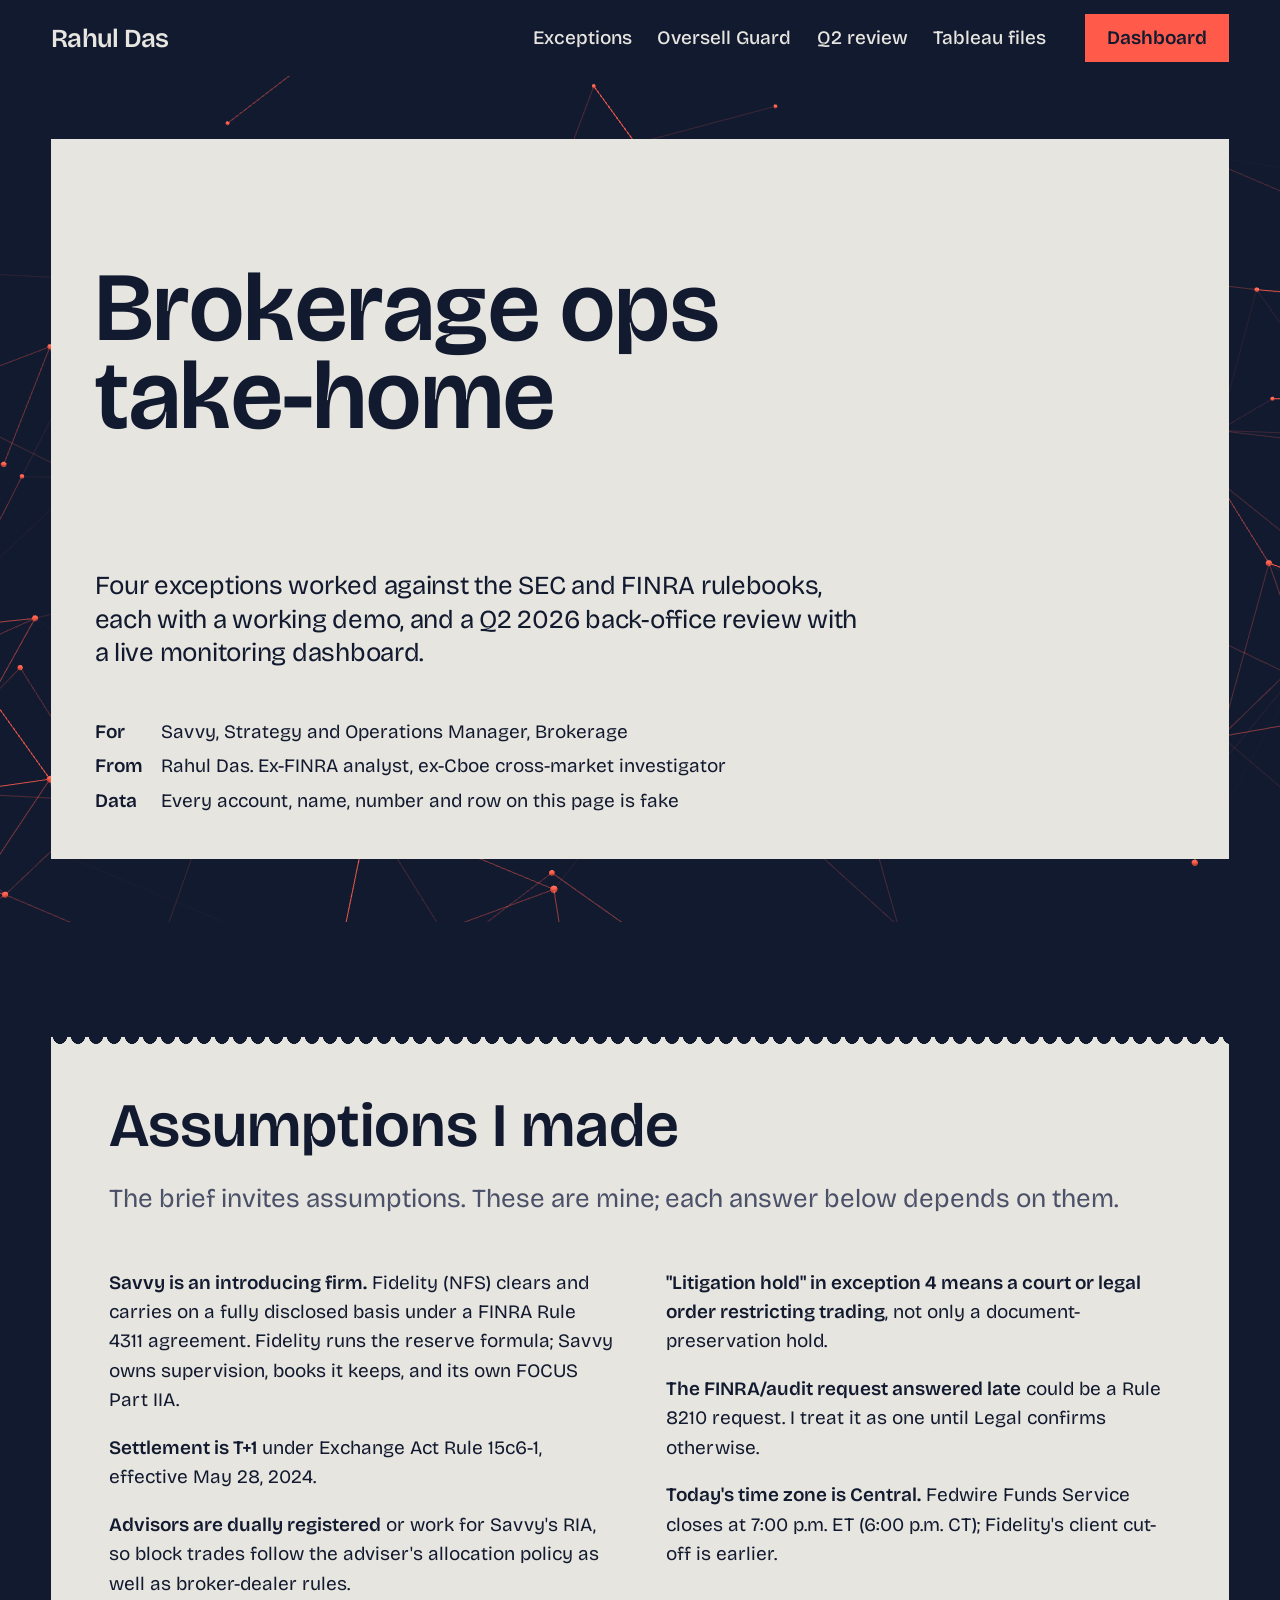
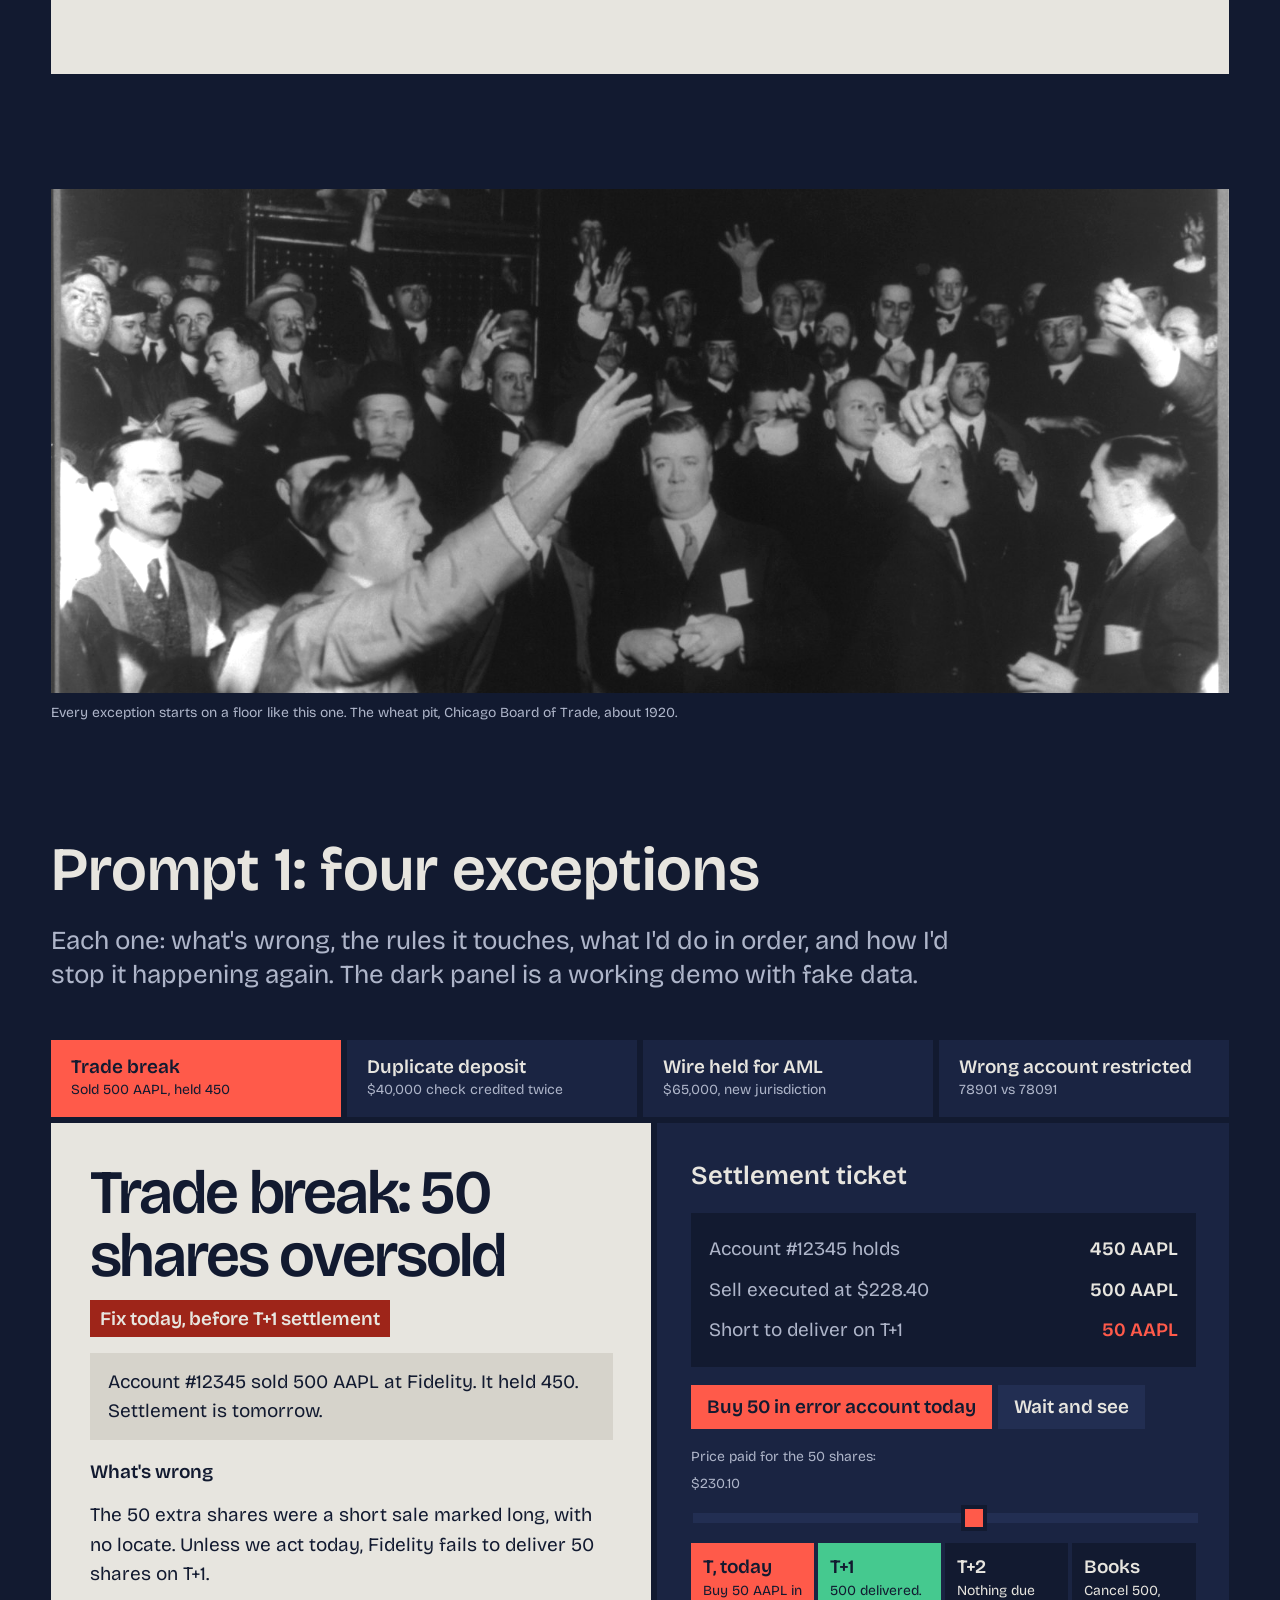
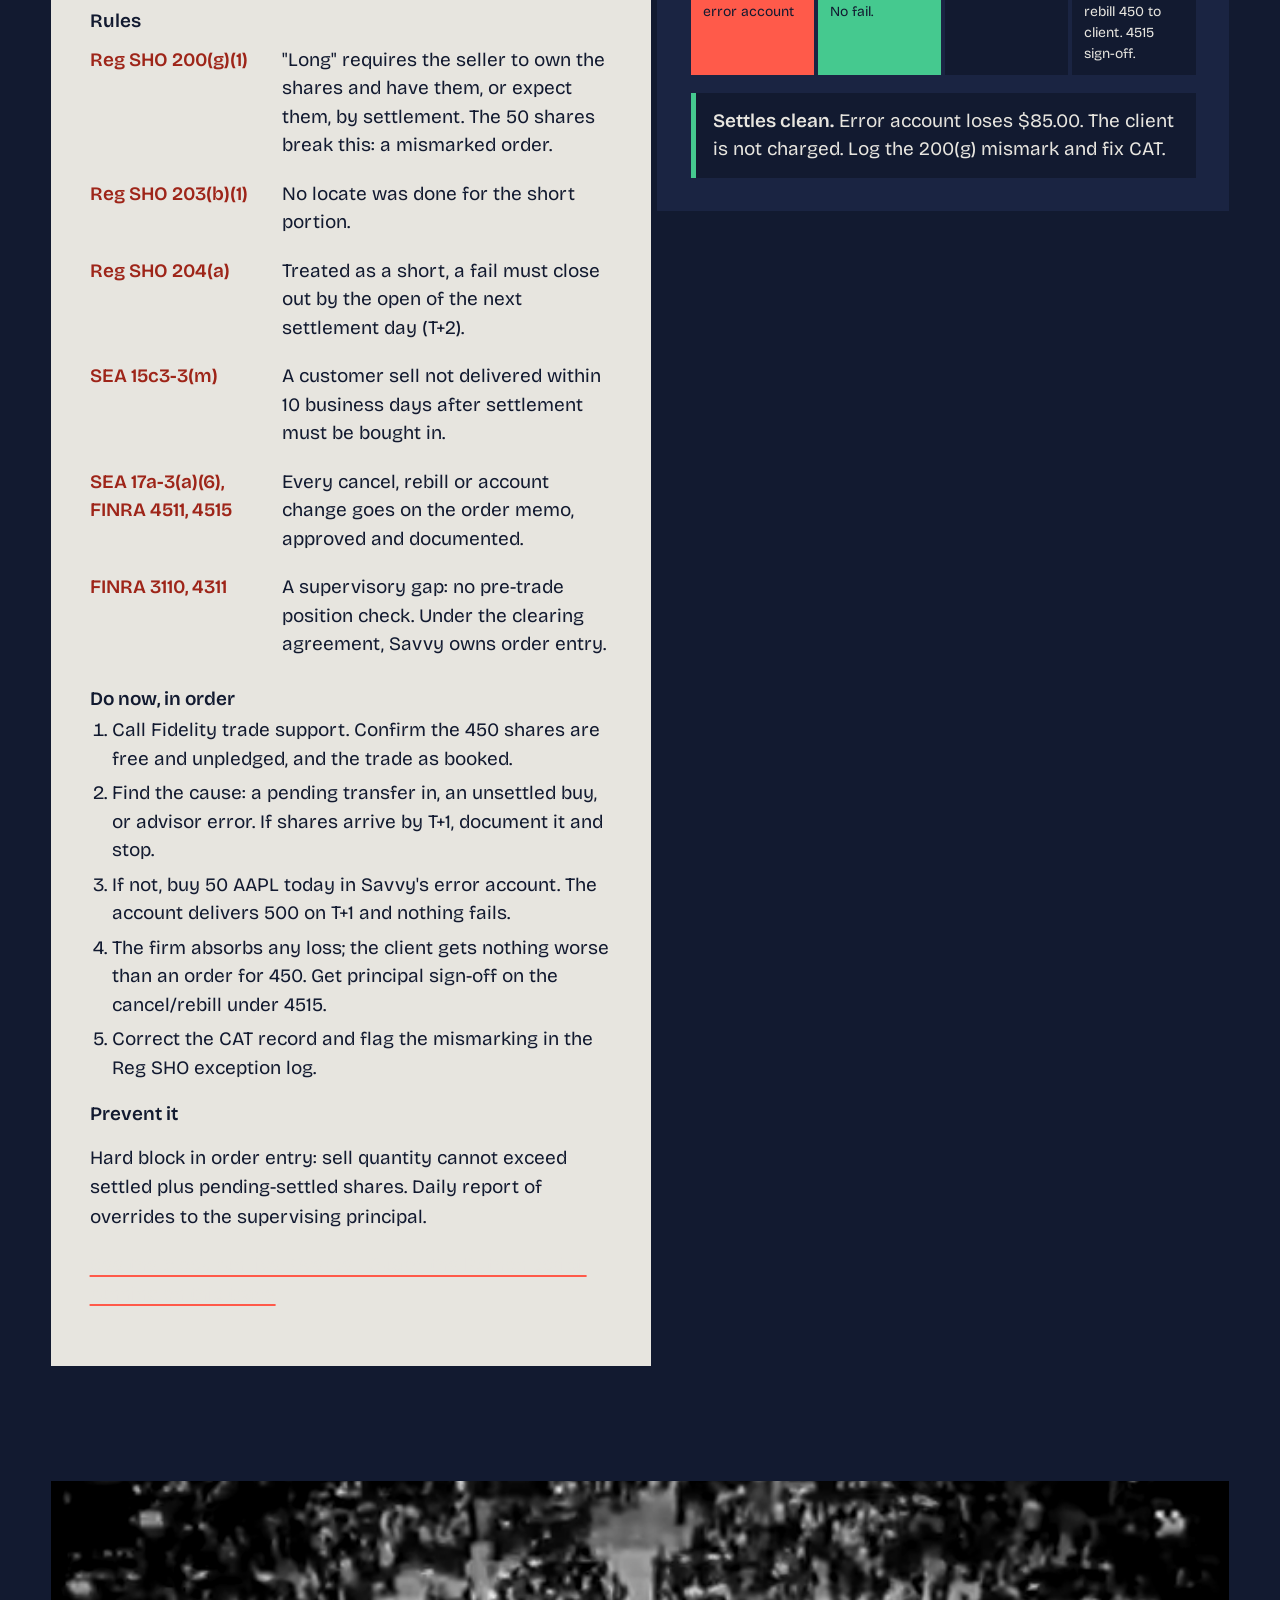
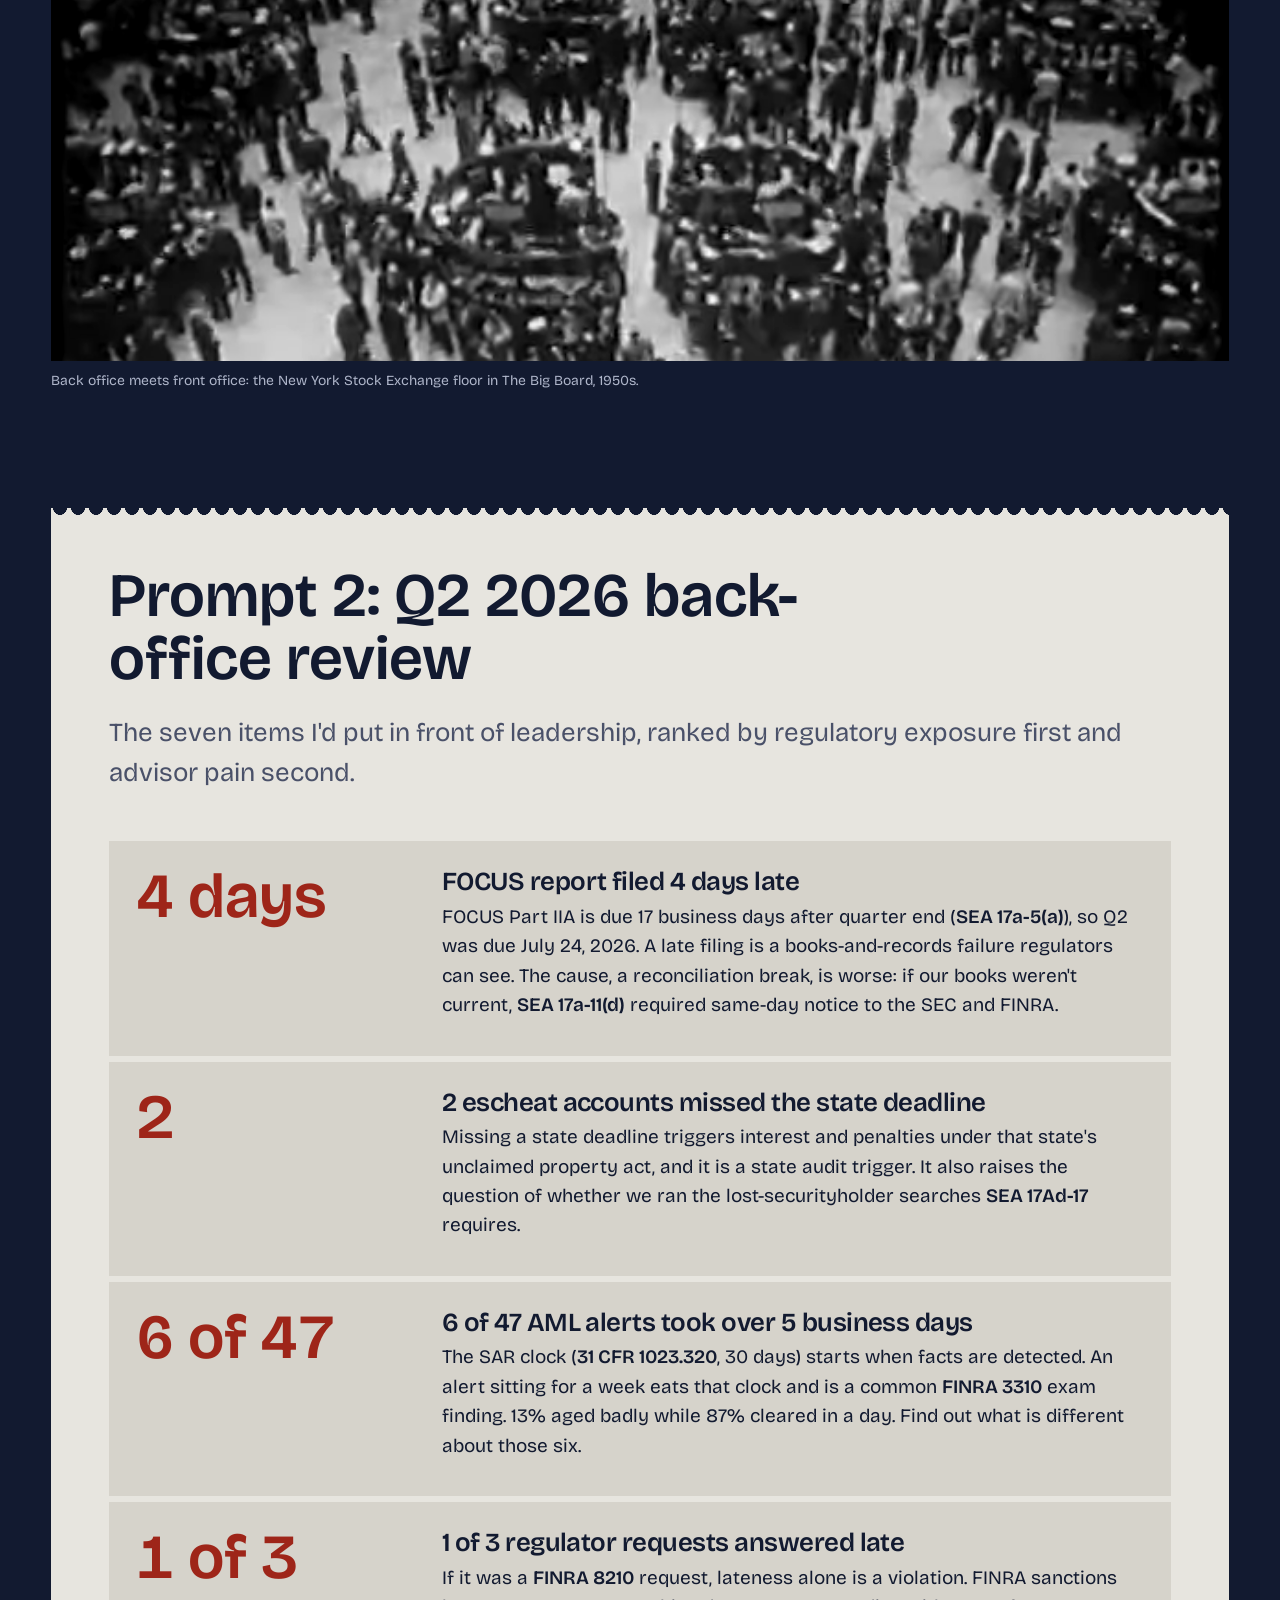
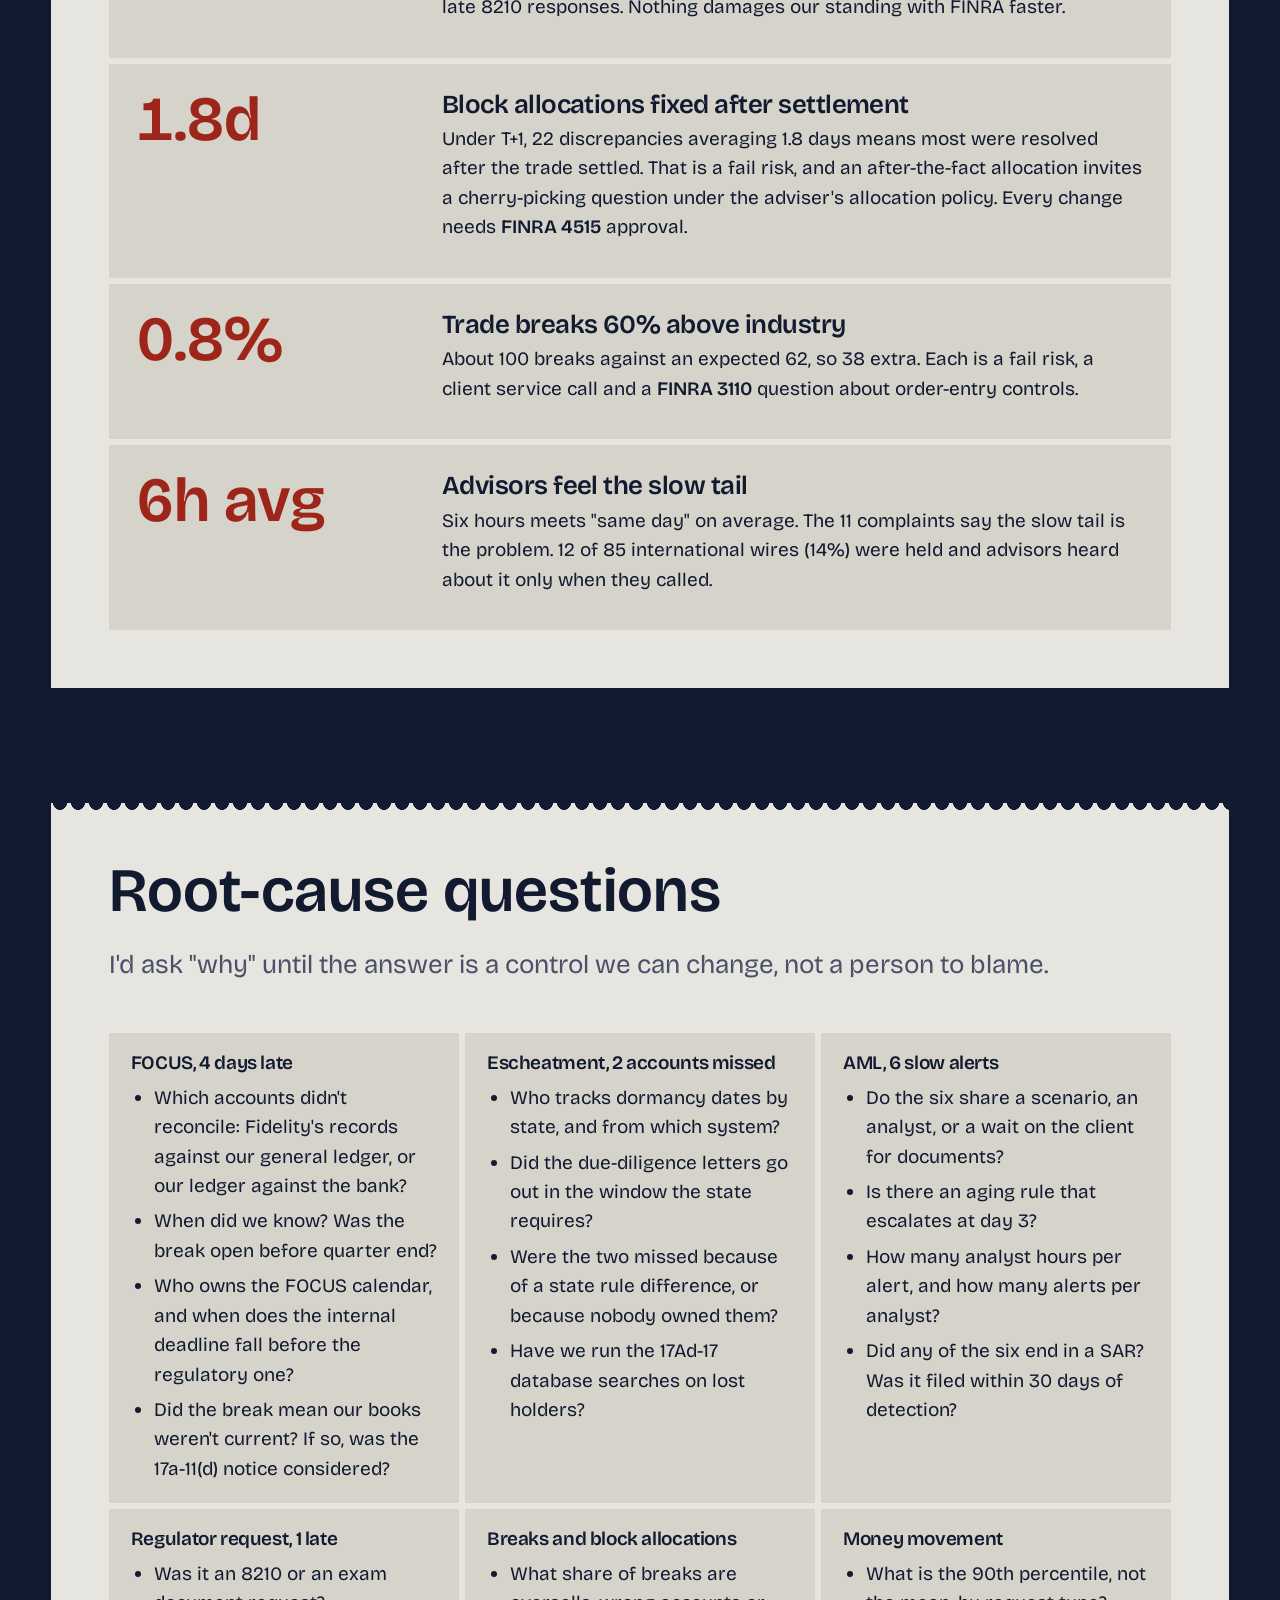
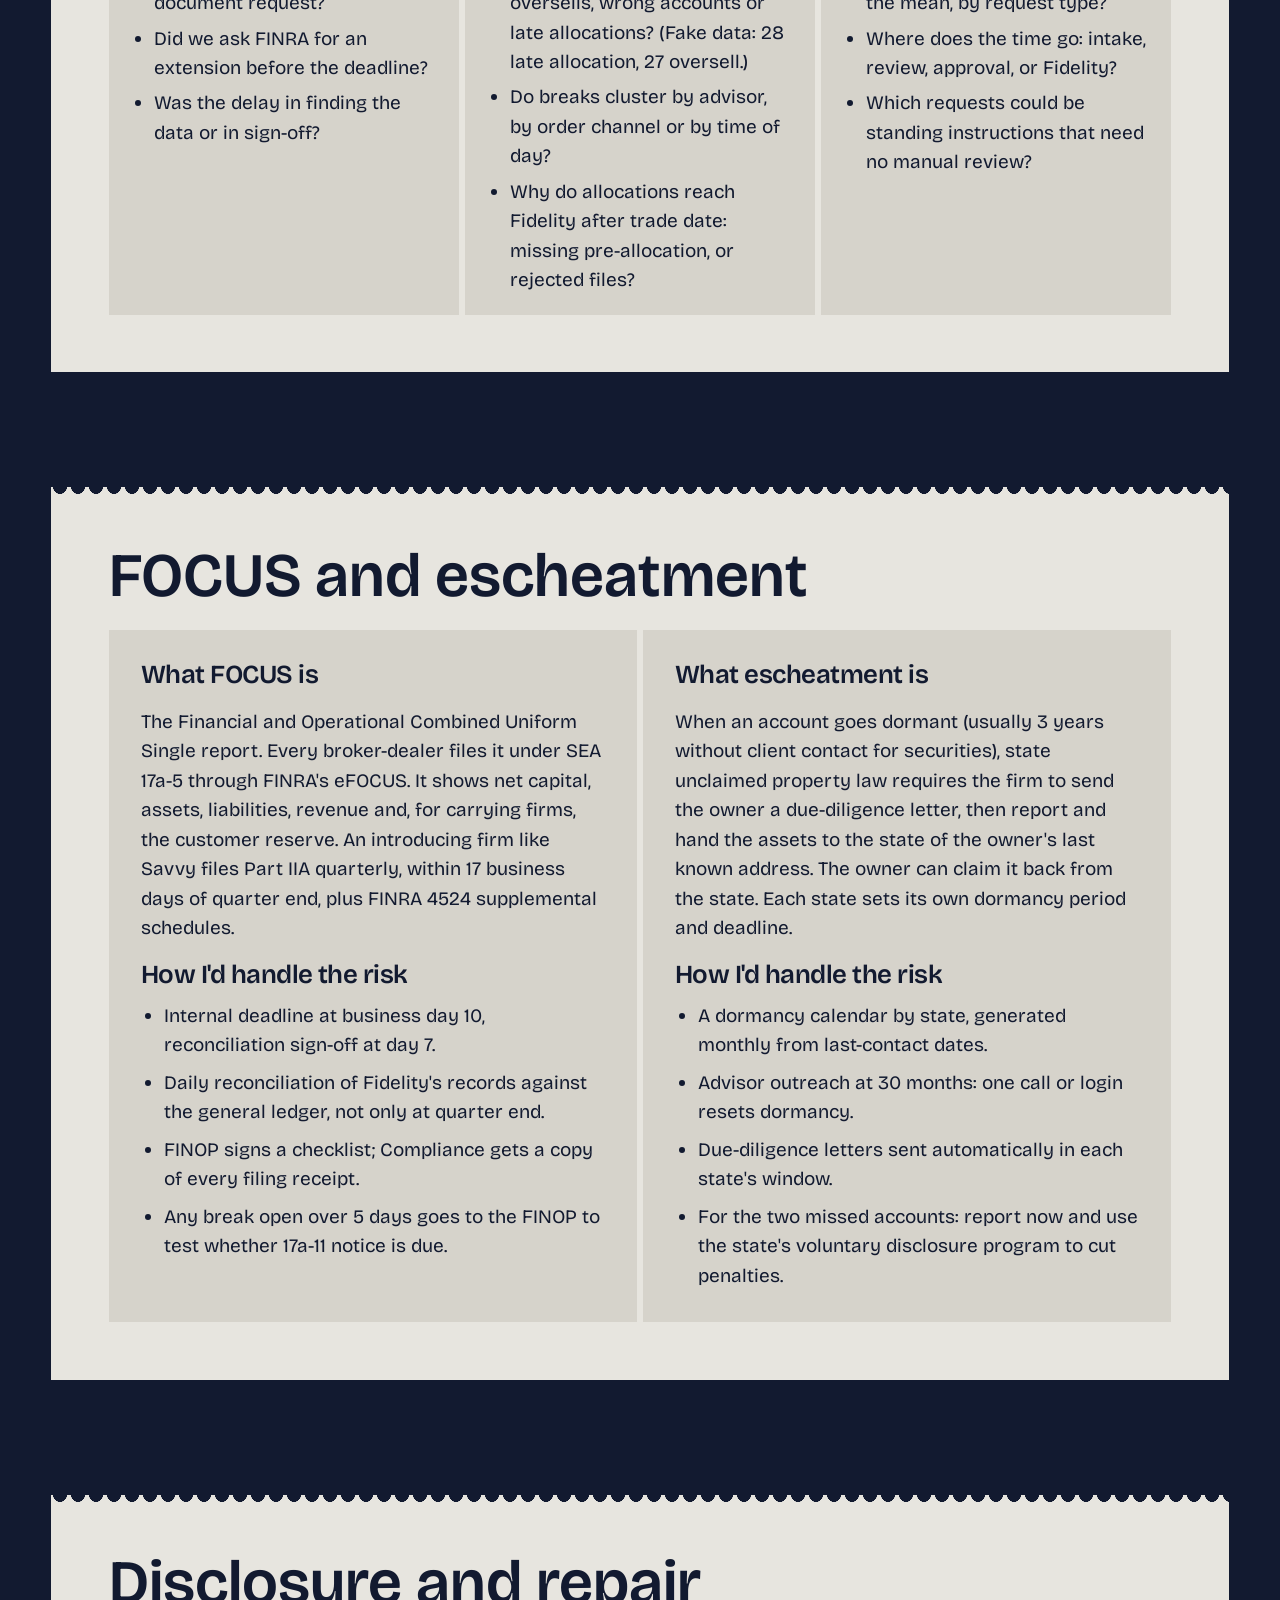
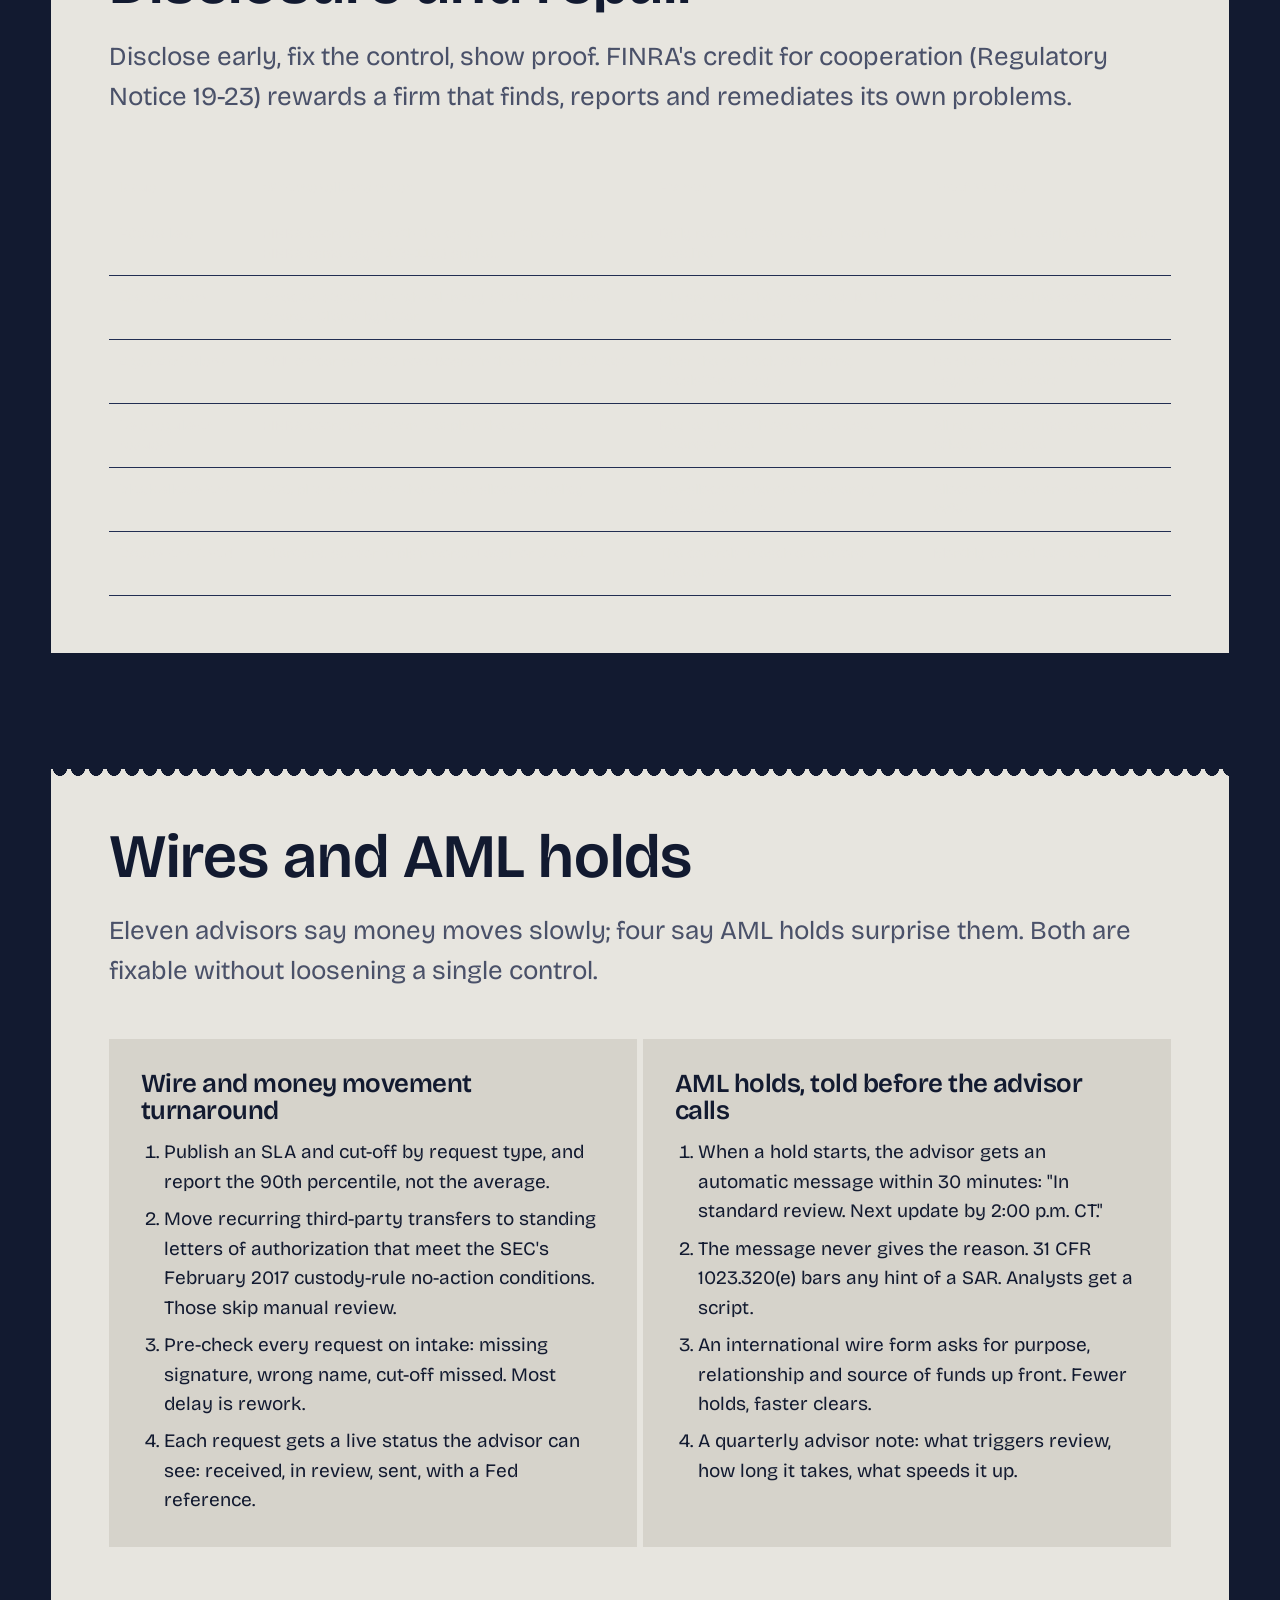
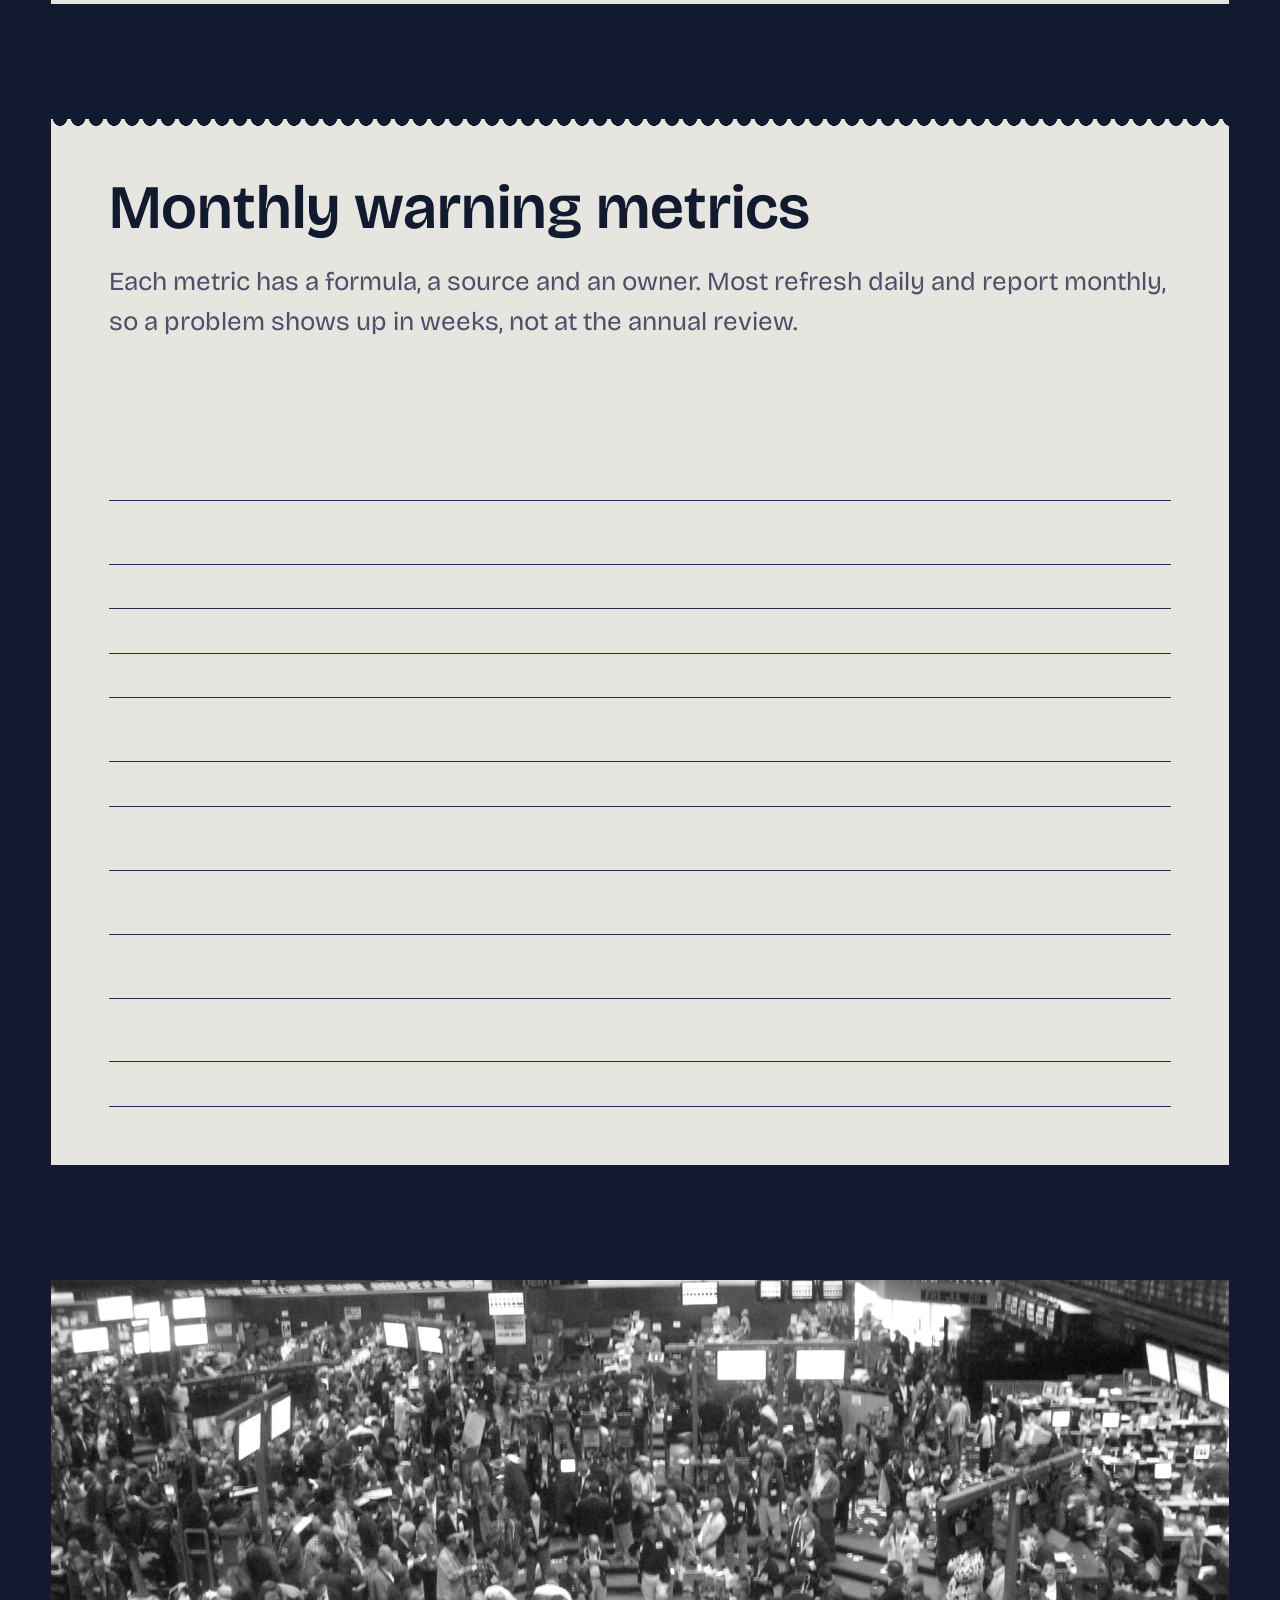
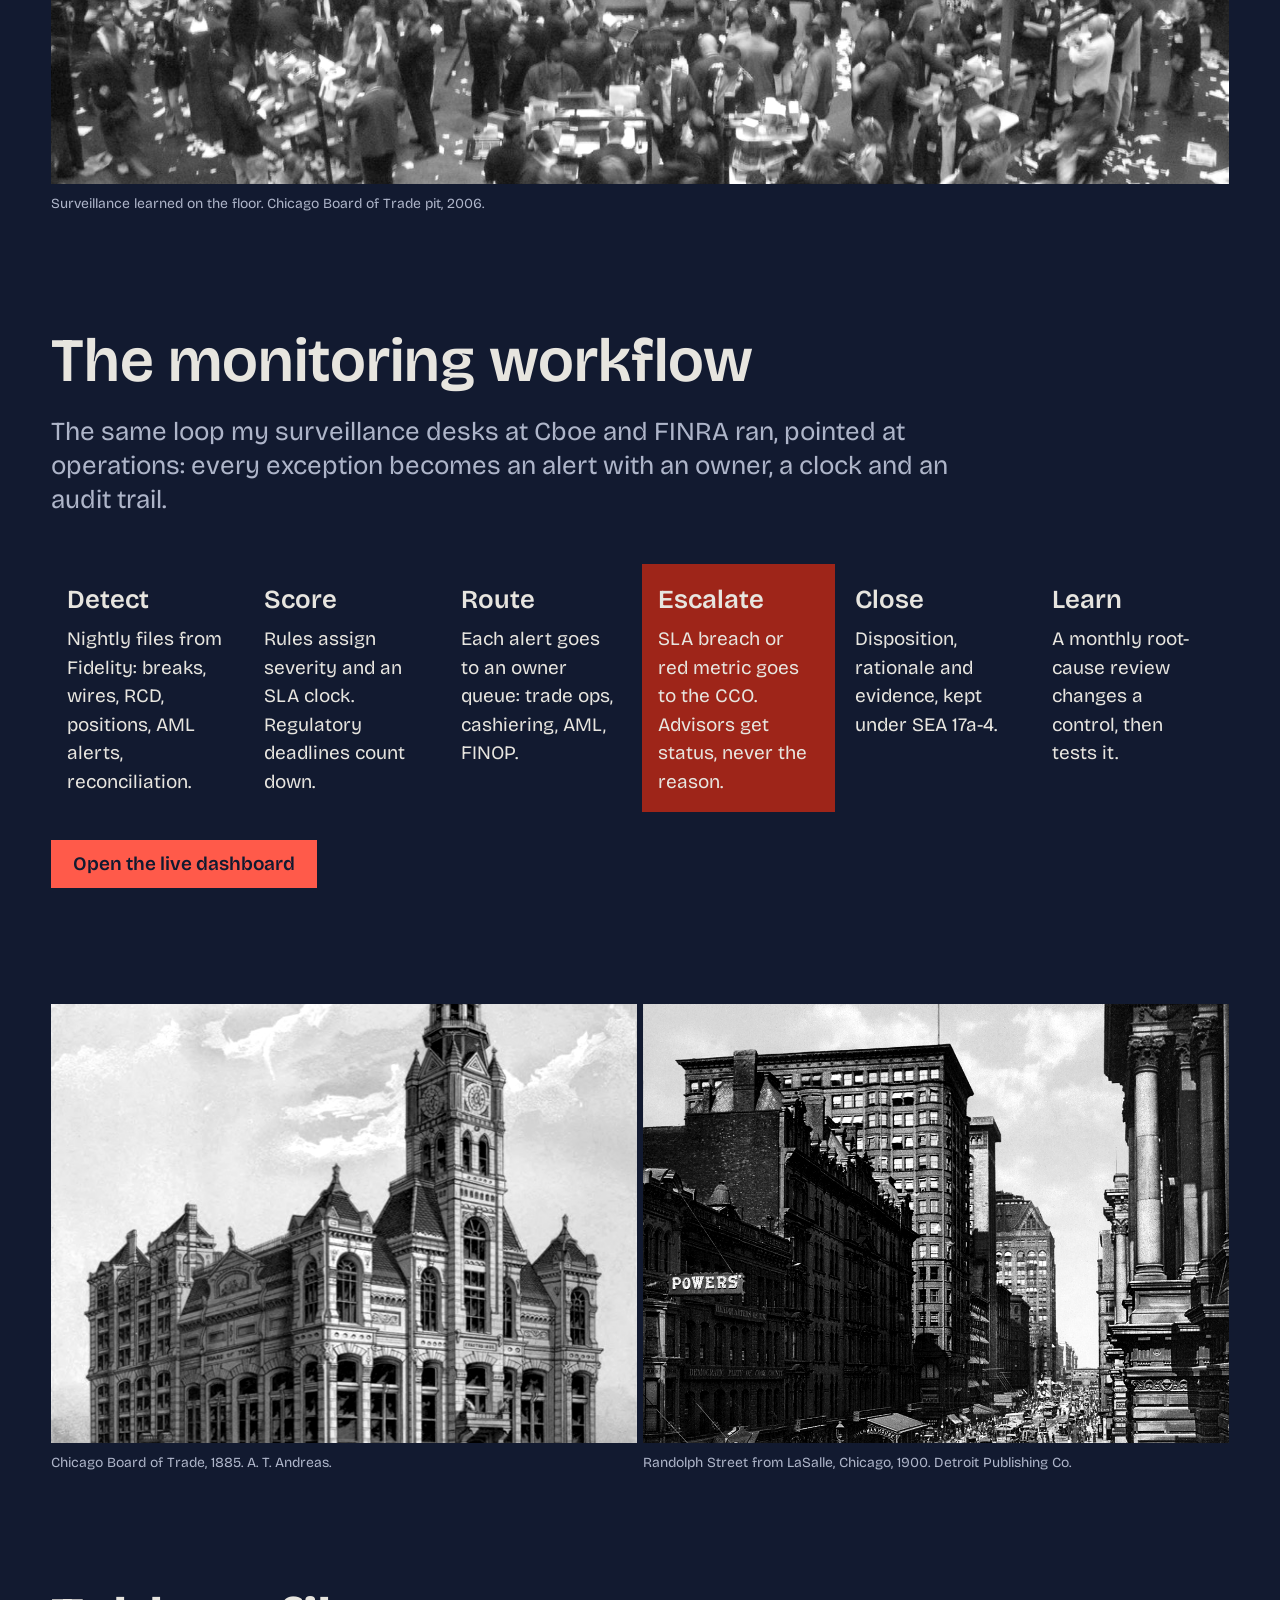
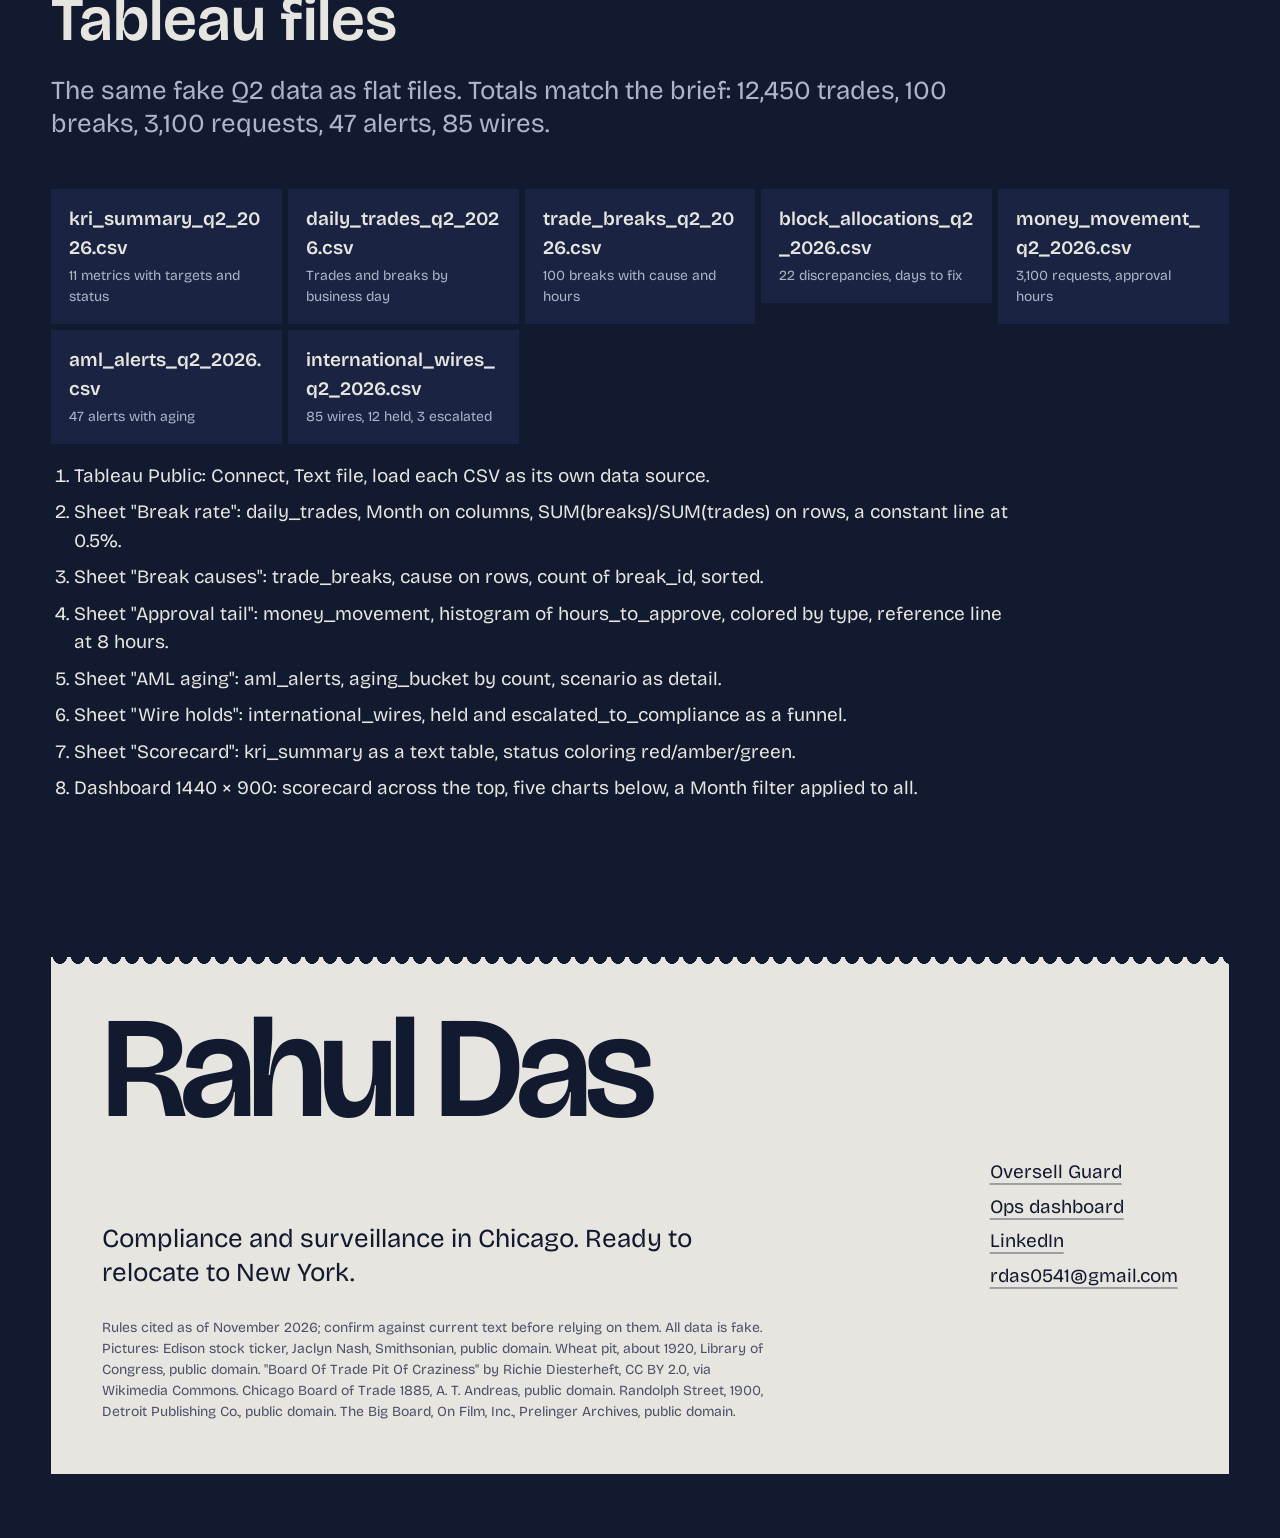
<file: index.html>
<!DOCTYPE html>
<html lang="en">
<head>
<meta charset="UTF-8">
<meta name="viewport" content="width=device-width, initial-scale=1.0">
<title>Brokerage Ops Take-Home · Rahul Das</title>
<meta name="description" content="Four broker-dealer exceptions worked against SEC and FINRA rules, with a live demo for each, and a Q2 2026 back-office review with a monitoring dashboard. All data is fake.">
<meta name="author" content="Rahul Das">
<meta name="robots" content="noindex, follow">
<link rel="canonical" href="https://rahul-das-456.github.io/Savvy/">
<link rel="preconnect" href="https://fonts.googleapis.com">
<link rel="preconnect" href="https://fonts.gstatic.com" crossorigin>
<link href="https://fonts.googleapis.com/css2?family=Bricolage+Grotesque:opsz,wght@12..96,400;12..96,500;12..96,600&display=swap" rel="stylesheet">
<link rel="stylesheet" href="assets/site.css">
<style>
  .sheet {
    width: min(var(--sheet), 100% - 2 * var(--m)); margin: clamp(72px, 9vw, 140px) auto 0;
    background: var(--paper); color: var(--paper-ink); color-scheme: light;
    padding: clamp(28px, 4.5vw, 72px) clamp(20px, 4.5vw, 72px);
    -webkit-mask: radial-gradient(circle 7px at 50% 0, #0000 98%, #000) 0 0 / 18px 100% repeat-x; /* taste-skill-ignore: scalloped paper edge, same as site.css */
            mask: radial-gradient(circle 7px at 50% 0, #0000 98%, #000) 0 0 / 18px 100% repeat-x; /* taste-skill-ignore */
  }
  .desk { width: min(var(--sheet), 100% - 2 * var(--m)); margin: clamp(72px, 9vw, 140px) auto 0; }
  .sheet h2, .desk h2 { font-size: var(--step-head); margin: 0 0 0.35em; max-width: 20ch; }
  .sheet h3 { font-size: var(--step-lead); letter-spacing: -0.02em !important; margin: 0 0 0.5em; }
  .sheet p, .sheet li, .case__brief p { max-width: 66ch; line-height: 1.55; }
  .lede { font-size: var(--step-lead); line-height: 1.3; max-width: 56ch; margin: 0 0 clamp(28px, 4vw, 48px); }
  .desk .lede { color: var(--muted); }
  .sheet .lede { color: var(--paper-muted); }
  .sheet a { color: var(--paper-ink); text-decoration-thickness: 2px; text-underline-offset: 4px; text-decoration-color: var(--accent-deep); }
  .desk a { color: var(--ink-hi); text-decoration-thickness: 2px; text-underline-offset: 4px; text-decoration-color: var(--accent); }

  /* assumptions */
  .assume { columns: 2 340px; column-gap: clamp(28px, 4vw, 64px); margin: 0; padding: 0; list-style: none; }
  .assume li { break-inside: avoid; padding: 0 0 18px; max-width: none; }

  /* exception switcher */
  .tabs { display: flex; flex-wrap: wrap; gap: 6px; margin: 0 0 6px; }
  .tab {
    flex: 1 1 200px; text-align: left; font: inherit; font-weight: 600; font-size: var(--step-body); line-height: 1.2;
    background: var(--surface); color: var(--ink-hi); border: 0; padding: 16px 20px 18px; cursor: pointer; min-height: 72px;
    transition: background-color var(--t-hover) var(--ease-out), transform var(--t-press) var(--ease-out);
  }
  .tab span { display: block; font-weight: 400; font-size: var(--step-small); color: var(--muted); margin-top: 4px; }
  .tab:hover { background: var(--surface-2); }
  .tab:active { transform: scale(0.98); }
  .tab[aria-selected="true"] { background: var(--accent); color: var(--accent-ink); }
  .tab[aria-selected="true"] span { color: var(--accent-ink); }
  .case { display: grid; grid-template-columns: minmax(0, 1.05fr) minmax(0, 1fr); gap: 6px; }
  .case[hidden] { display: none; }
  .case__brief { background: var(--paper); color: var(--paper-ink); padding: clamp(24px, 3vw, 44px); color-scheme: light; }
  .case__brief h3 { font-size: var(--step-head); letter-spacing: -0.035em !important; margin: 0 0 12px; }
  .facts { margin: 0 0 22px; padding: 14px 18px; background: var(--paper-2); }
  .facts p { margin: 0; }
  .case__brief h4 { font-size: var(--step-body); margin: 22px 0 8px; font-weight: 600; }
  .case__brief ol, .case__brief ul { margin: 0; padding-left: 1.2em; display: grid; gap: 6px; }
  .rules { list-style: none; padding: 0 !important; gap: 4px !important; }
  .rules li { display: grid; grid-template-columns: 9.5em 1fr; gap: 12px; padding: 8px 0; }
  .rules cite { font-style: normal; font-weight: 600; color: var(--accent-deep); }
  .sev { display: inline-block; font-weight: 600; padding: 4px 10px; background: var(--paper-ink); color: var(--paper); margin: 0 0 16px; }
  .sev--red { background: var(--accent-deep); }

  /* live demos: interface fragments */
  .demo { align-self: start; position: sticky; top: 84px; background: var(--surface); color: var(--ink-hi); padding: clamp(20px, 2.6vw, 36px); display: grid; gap: 18px; align-content: start; }
  .demo .demo__t { margin: 0; font-size: var(--step-lead); font-weight: 600; letter-spacing: -0.02em; }
  .demo .note { font-size: var(--step-small); color: var(--muted); margin: 0; }
  .panel { background: var(--bg); padding: 16px 18px; }
  .row { display: flex; justify-content: space-between; gap: 12px; align-items: baseline; padding: 6px 0; }
  .k { color: var(--muted); }
  .v { font-weight: 600; font-variant-numeric: tabular-nums; }
  .big { font-size: clamp(2rem, 1.2rem + 2.4vw, 3.25rem); font-weight: 600; letter-spacing: -0.04em; line-height: 1; font-variant-numeric: tabular-nums; }
  .red { color: var(--accent); }
  .green { color: var(--bid); }
  .ctl { display: flex; flex-wrap: wrap; gap: 6px; }
  .b {
    font: inherit; font-weight: 600; border: 0; cursor: pointer; min-height: 44px; padding: 0 16px;
    background: var(--surface-2); color: var(--ink-hi);
    transition: background-color var(--t-hover) var(--ease-out), transform var(--t-press) var(--ease-out);
  }
  .b:hover { background: #2d3b66; }
  .b:active { transform: scale(0.97); }
  .b[aria-pressed="true"], .b--go { background: var(--accent); color: var(--accent-ink); }
  .b--go:hover { background: #ff7466; }
  .b:disabled { opacity: 0.45; cursor: not-allowed; }
  .out { padding: 14px 16px; background: var(--bg); min-height: 3.2em; line-height: 1.5; }
  .out b { color: var(--ink-hi); }
  .out { position: relative; padding-left: 22px; }
  .out::before { content: ""; position: absolute; left: 0; top: 0; bottom: 0; width: 5px; background: var(--surface-2); }
  .out.is-bad::before { background: var(--accent); }
  .out.is-ok::before { background: var(--bid); }
  .out.is-warn::before { background: #f2b84b; }
  label.f { display: grid; gap: 6px; font-size: var(--step-small); color: var(--muted); }
  input[type=text], select {
    font: inherit; font-size: var(--step-body); color: var(--ink-hi); background: var(--bg); border: 2px solid #33406a; padding: 10px 12px; min-height: 44px; border-radius: 0;
  }
  input[type=text]:focus { border-color: var(--accent); outline: none; }
  .tl { display: grid; grid-template-columns: repeat(4, 1fr); gap: 4px; }
  .tl div { background: var(--bg); padding: 10px 12px; font-size: var(--step-small); min-height: 84px; }
  .tl b { display: block; font-size: var(--step-body); }
  .tl .on { background: var(--accent); color: var(--accent-ink); }
  .tl .ok { background: var(--bid); color: var(--accent-ink); }
  .q { width: 100%; border-collapse: collapse; font-size: var(--step-small) !important; }
  .q th, .q td { text-align: left; padding: 8px 6px; color: var(--ink-hi) !important; border-bottom: 1px solid #2a3558 !important; }
  .q th { color: var(--muted) !important; border-bottom: 2px solid #33406a !important; }
  .q td.n, .q th.n { text-align: right; font-variant-numeric: tabular-nums; }
  .q tr.hit td { background: rgba(255, 90, 74, 0.16); }
  .checks { display: grid; gap: 4px; }
  .checks label { display: flex; gap: 12px; align-items: flex-start; background: var(--bg); padding: 10px 12px; cursor: pointer; line-height: 1.35; }
  .checks input { width: 20px; height: 20px; accent-color: var(--accent); flex: none; margin-top: 2px; }
  .acct { display: grid; grid-template-columns: 1fr 1fr; gap: 4px; }
  .acct > div { background: var(--bg); padding: 14px 16px; }
  .acct .num { font-size: clamp(1.8rem, 1rem + 2vw, 2.6rem); font-weight: 600; letter-spacing: 0.02em !important; font-variant-numeric: tabular-nums; }
  .acct .num mark { background: var(--accent); color: var(--accent-ink); padding: 0 2px; }
  .msg { background: var(--paper); color: var(--paper-ink); padding: 14px 16px; line-height: 1.5; }
  .msg b { display: block; font-size: var(--step-small); color: var(--paper-muted); margin-bottom: 4px; font-weight: 500; }

  /* prompt 2 */
  .concerns { display: grid; gap: 6px; counter-reset: c; }
  .concern { display: grid; grid-template-columns: minmax(150px, 0.38fr) 1fr; gap: clamp(16px, 3vw, 40px); background: var(--paper-2); padding: clamp(18px, 2.4vw, 28px); align-items: start; }
  .concern .fig { margin: 0; font-size: clamp(2.4rem, 1.2rem + 3.4vw, 4.5rem); font-weight: 600; letter-spacing: -0.05em; line-height: 0.9; font-variant-numeric: tabular-nums; color: var(--accent-deep); }
  .concern .fig-x { display: block; font-size: var(--step-small); letter-spacing: 0; font-weight: 500; color: var(--paper-muted); margin-top: 8px; line-height: 1.3; }
  .concern h3 { margin: 0 0 6px; }
  .concern p { margin: 0 0 8px; }
  .concern .why { color: var(--paper-ink); }
  .concern cite { font-style: normal; font-weight: 600; }
  .two { display: grid; grid-template-columns: 1fr 1fr; gap: 6px; }
  .two > div { background: var(--paper-2); padding: clamp(20px, 2.6vw, 32px); }
  .two h3 { margin-top: 0; }
  .two ul, .two ol { padding-left: 1.2em; margin: 0; display: grid; gap: 8px; }
  .rc { display: grid; grid-template-columns: repeat(auto-fit, minmax(300px, 1fr)); gap: 6px; }
  .rc > div { background: var(--paper-2); padding: 20px 22px; }
  .rc h3 { font-size: var(--step-body); margin: 0 0 10px; }
  .rc ul { margin: 0; padding-left: 1.2em; display: grid; gap: 6px; }
  .tbl-wrap { overflow-x: auto; -webkit-overflow-scrolling: touch; margin-top: 8px; }
  .kri { width: 100%; min-width: 820px; border-collapse: collapse; }
  .kri th, .kri td { text-align: left; padding: 12px 10px; vertical-align: top; font-size: var(--step-small) !important; line-height: 1.4; }
  .kri td:first-child { font-weight: 600; }
  .rag { display: inline-block; min-width: 1.4em; font-weight: 600; }
  .flow { display: grid; grid-template-columns: repeat(6, 1fr); gap: 4px; margin: 8px 0 0; padding: 0; list-style: none; }
  .flow li { background: var(--paper-ink); color: var(--paper); padding: 16px; max-width: none; }
  .flow b { display: block; font-size: var(--step-lead); letter-spacing: -0.02em; margin-bottom: 6px; color: var(--paper); }
  .flow li:nth-child(4) { background: var(--accent-deep); }
  .cta { display: flex; flex-wrap: wrap; gap: 12px; align-items: center; margin-top: 28px; }
  .cta .link { color: var(--ink-hi); }
  .dl { display: grid; grid-template-columns: repeat(auto-fit, minmax(230px, 1fr)); gap: 6px; margin: 0; padding: 0; list-style: none; }
  .dl a { overflow-wrap: anywhere; display: block; background: var(--surface); color: var(--ink-hi); padding: 16px 18px; text-decoration: none; font-weight: 600; transition: background-color var(--t-hover) var(--ease-out); }
  .dl a:hover { background: var(--surface-2); }
  .dl span { display: block; font-weight: 400; font-size: var(--step-small); color: var(--muted); margin-top: 4px; }
  .back__credit { max-width: 75ch; }
  .plate { width: min(var(--sheet), 100% - 2 * var(--m)); margin: clamp(72px, 9vw, 140px) auto 0; }
  .plate img, .plate video { display: block; width: 100%; aspect-ratio: 21 / 9; object-fit: cover; filter: grayscale(1) contrast(1.08); background: var(--surface); }
  .plate figcaption { margin-top: 10px; color: var(--muted); font-size: var(--step-small); }
  .duo { display: grid; grid-template-columns: 1fr 1fr; gap: 6px; }
  .duo .plate { width: auto; margin: 0; }
  .plate--tall img { aspect-ratio: 4 / 3; }
  @media (max-width: 700px) { .plate img, .plate video { aspect-ratio: 4 / 3; } .duo { grid-template-columns: 1fr; } }
  .steps { margin: 18px 0 0; padding-left: 1.2em; display: grid; gap: 8px; color: var(--ink-hi); max-width: 80ch; }

  @media (max-width: 820px) {
    .kri { min-width: 0; }
    .kri thead { position: absolute; width: 1px; height: 1px; overflow: hidden; clip: rect(0 0 0 0); }
    .kri, .kri tbody, .kri tr, .kri td { display: block; width: 100%; }
    .kri tr { background: var(--paper-2); padding: 14px 16px; margin-bottom: 6px; }
    .kri td { border: 0 !important; padding: 3px 0; }
    .kri td:first-child { font-size: var(--step-body) !important; padding-bottom: 6px; }
    .kri td[data-h]::before { content: attr(data-h) ": "; color: var(--paper-muted); font-weight: 500; }
  }
  @media (max-width: 1000px) { .case { grid-template-columns: 1fr; } .demo { position: static; } .flow { grid-template-columns: repeat(3, 1fr); } }
  @media (max-width: 700px) {
    .concern, .two { grid-template-columns: 1fr; }
    .concerns { gap: 40px; }
    .rules li { grid-template-columns: 1fr; gap: 2px; }
    .tl { grid-template-columns: 1fr 1fr; }
    .flow { grid-template-columns: 1fr 1fr; }
    .tab { flex-basis: calc(50% - 6px); }
  }
</style>
<script>document.documentElement.classList.add('js');</script>
</head>
<body>
<header class="bar">
  <a class="bar__mark" href="./index.html">Rahul Das</a>
  <nav class="bar__links" aria-label="This take-home">
    <a href="#exceptions">Exceptions</a>
    <a href="./guard.html">Oversell Guard</a>
    <a href="#review">Q2 review</a>
    <a href="#tableau">Tableau files</a>
  </nav>
  <a class="bar__action" href="./dashboard.html">Dashboard</a>
</header>

<main id="main">
<section class="exhibit" aria-labelledby="page-title">
  <div class="exhibit__room"><img src="assets/thomas-edison-stock-ticker-nmah-jn2014-3625.jpg" alt="" fetchpriority="high"></div>
  <div class="exhibit__card">
    <h1 id="page-title" class="exhibit__title">Brokerage ops take-home</h1>
    <p class="exhibit__sub">Four exceptions worked against the SEC and FINRA rulebooks, each with a working demo, and a Q2 2026 back-office review with a live monitoring dashboard.</p>
    <dl class="exhibit__fields">
      <dt>For</dt><dd>Savvy, Strategy and Operations Manager, Brokerage</dd>
      <dt>From</dt><dd>Rahul Das. Ex-FINRA analyst, ex-Cboe cross-market investigator</dd>
      <dt>Data</dt><dd>Every account, name, number and row on this page is fake</dd>
    </dl>
  </div>
</section>

<section class="sheet" aria-labelledby="assume-h">
  <h2 id="assume-h">Assumptions I made</h2>
  <p class="lede">The brief invites assumptions. These are mine; each answer below depends on them.</p>
  <ul class="assume">
    <li><b>Savvy is an introducing firm.</b> Fidelity (NFS) clears and carries on a fully disclosed basis under a FINRA Rule 4311 agreement. Fidelity runs the reserve formula; Savvy owns supervision, books it keeps, and its own FOCUS Part IIA.</li>
    <li><b>Settlement is T+1</b> under Exchange Act Rule 15c6-1, effective May 28, 2024.</li>
    <li><b>Advisors are dually registered</b> or work for Savvy's RIA, so block trades follow the adviser's allocation policy as well as broker-dealer rules.</li>
    <li><b>"Litigation hold" in exception 4 means a court or legal order restricting trading</b>, not only a document-preservation hold.</li>
    <li><b>The FINRA/audit request answered late</b> could be a Rule 8210 request. I treat it as one until Legal confirms otherwise.</li>
    <li><b>Today's time zone is Central.</b> Fedwire Funds Service closes at 7:00 p.m. ET (6:00 p.m. CT); Fidelity's client cut-off is earlier.</li>
  </ul>
</section>

<figure class="plate">
  <img src="assets/in-the-wheat-pit-of-the-board.jpg" width="1536" height="1169" alt="Traders crowded into the wheat pit at the Chicago Board of Trade, about 1920" loading="lazy">
  <figcaption>Every exception starts on a floor like this one. The wheat pit, Chicago Board of Trade, about 1920.</figcaption>
</figure>

<section class="desk" id="exceptions" aria-labelledby="ex-h">
  <h2 id="ex-h">Prompt 1: four exceptions</h2>
  <p class="lede">Each one: what's wrong, the rules it touches, what I'd do in order, and how I'd stop it happening again. The dark panel is a working demo with fake data.</p>

  <div class="tabs" role="tablist" aria-label="Exceptions">
    <button class="tab" role="tab" id="t1" aria-controls="p1" aria-selected="true">Trade break<span>Sold 500 AAPL, held 450</span></button>
    <button class="tab" role="tab" id="t2" aria-controls="p2" aria-selected="false" tabindex="-1">Duplicate deposit<span>$40,000 check credited twice</span></button>
    <button class="tab" role="tab" id="t3" aria-controls="p3" aria-selected="false" tabindex="-1">Wire held for AML<span>$65,000, new jurisdiction</span></button>
    <button class="tab" role="tab" id="t4" aria-controls="p4" aria-selected="false" tabindex="-1">Wrong account restricted<span>78901 vs 78091</span></button>
  </div>

  <!-- 1 -->
  <div class="case" role="tabpanel" id="p1" aria-labelledby="t1">
    <article class="case__brief">
      <h3>Trade break: 50 shares oversold</h3>
      <p class="sev sev--red">Fix today, before T+1 settlement</p>
      <div class="facts"><p>Account #12345 sold 500 AAPL at Fidelity. It held 450. Settlement is tomorrow.</p></div>
      <h4>What's wrong</h4>
      <p>The 50 extra shares were a short sale marked long, with no locate. Unless we act today, Fidelity fails to deliver 50 shares on T+1.</p>
      <h4>Rules</h4>
      <ul class="rules">
        <li><cite>Reg SHO 200(g)(1)</cite><span>"Long" requires the seller to own the shares and have them, or expect them, by settlement. The 50 shares break this: a mismarked order.</span></li>
        <li><cite>Reg SHO 203(b)(1)</cite><span>No locate was done for the short portion.</span></li>
        <li><cite>Reg SHO 204(a)</cite><span>Treated as a short, a fail must close out by the open of the next settlement day (T+2).</span></li>
        <li><cite>SEA 15c3-3(m)</cite><span>A customer sell not delivered within 10 business days after settlement must be bought in.</span></li>
        <li><cite>SEA 17a-3(a)(6), FINRA 4511, 4515</cite><span>Every cancel, rebill or account change goes on the order memo, approved and documented.</span></li>
        <li><cite>FINRA 3110, 4311</cite><span>A supervisory gap: no pre-trade position check. Under the clearing agreement, Savvy owns order entry.</span></li>
      </ul>
      <h4>Do now, in order</h4>
      <ol>
        <li>Call Fidelity trade support. Confirm the 450 shares are free and unpledged, and the trade as booked.</li>
        <li>Find the cause: a pending transfer in, an unsettled buy, or advisor error. If shares arrive by T+1, document it and stop.</li>
        <li>If not, buy 50 AAPL today in Savvy's error account. The account delivers 500 on T+1 and nothing fails.</li>
        <li>The firm absorbs any loss; the client gets nothing worse than an order for 450. Get principal sign-off on the cancel/rebill under 4515.</li>
        <li>Correct the CAT record and flag the mismarking in the Reg SHO exception log.</li>
      </ol>
      <h4>Prevent it</h4>
      <p>Hard block in order entry: sell quantity cannot exceed settled plus pending-settled shares. Daily report of overrides to the supervising principal.</p>
      <p><a href="./guard.html">See the block run live: Oversell Guard, the Python script, running on this trade</a></p>
    </article>
    <div class="demo" data-ui>
      <p class="demo__t">Settlement ticket</p>
      <div class="panel">
        <div class="row"><span class="k">Account #12345 holds</span><span class="v">450 AAPL</span></div>
        <div class="row"><span class="k">Sell executed at $228.40</span><span class="v">500 AAPL</span></div>
        <div class="row"><span class="k">Short to deliver on T+1</span><span class="v red">50 AAPL</span></div>
      </div>
      <div class="ctl" role="group" aria-label="Choose a fix">
        <button class="b" type="button" data-fix="buy" aria-pressed="true">Buy 50 in error account today</button>
        <button class="b" type="button" data-fix="wait" aria-pressed="false">Wait and see</button>
      </div>
      <label class="f" for="buyin">Price paid for the 50 shares: <output id="buyinOut">$230.10</output>
        <input id="buyin" type="range" min="220" max="238" step="0.1" value="230.1">
      </label>
      <div class="tl" id="tl1" aria-live="polite"></div>
      <div class="out" id="out1" aria-live="polite"></div>
    </div>
  </div>

  <!-- 2 -->
  <div class="case" role="tabpanel" id="p2" aria-labelledby="t2" hidden>
    <article class="case__brief">
      <h3>Duplicate remote deposit</h3>
      <p class="sev sev--red">Fix today, before anyone withdraws it</p>
      <div class="facts"><p>A $40,000 check was scanned twice, 15 minutes apart. Both entries processed. The account shows $80,000.</p></div>
      <h4>What's wrong</h4>
      <p>$40,000 of the credit does not exist. Our books, the client's statement and Fidelity's reserve figures are all wrong until we reverse it. Its second presentment will be returned by the paying bank.</p>
      <h4>Rules</h4>
      <ul class="rules">
        <li><cite>SEA 17a-3(a)(1), (a)(3)</cite><span>The blotter and the customer ledger must show true receipts. One is fictitious.</span></li>
        <li><cite>SEA 15c3-3(e)</cite><span>The phantom credit flows into the customer reserve computation at the carrying firm.</span></li>
        <li><cite>Reg CC 12 CFR 229.34(f)</cite><span>The bank that accepted a remote deposit indemnifies against duplicate presentment of the same item.</span></li>
        <li><cite>FINRA 2231</cite><span>The client's statement must be accurate. Correct before statement cut.</span></li>
        <li><cite>FINRA 3310</cite><span>Duplicate presentment is a known fraud pattern. Rule it out, don't assume error.</span></li>
        <li><cite>FINRA 3110, 4511</cite><span>The RCD queue has no duplicate control. That's a supervisory finding.</span></li>
      </ul>
      <h4>Do now, in order</h4>
      <ol>
        <li>Restrict withdrawal of the duplicate $40,000 at Fidelity right now.</li>
        <li>Match the two images: routing, account, check number, amount, date. Confirm one physical check.</li>
        <li>Reverse the second credit by journal, maker and checker, with both image IDs on the entry.</li>
        <li>Tell the advisor, then the client: a scanning duplicate, corrected, no action needed.</li>
        <li>Search the quarter's RCD log for other duplicates. One means the control is missing for all.</li>
      </ol>
      <h4>Prevent it</h4>
      <p>Hash every item on MICR line plus amount; reject a second scan for 90 days. Hold RCD funds until the item clears.</p>
    </article>
    <div class="demo" data-ui>
      <p class="demo__t">Remote deposit queue</p>
      <table class="q" id="rcd">
        <thead><tr><th>Item</th><th>Scanned</th><th>Routing / acct</th><th>Check</th><th class="n">Amount</th></tr></thead>
        <tbody>
          <tr><td>RCD-5518</td><td>10:02</td><td>••4012 / ••8831</td><td>1047</td><td class="n">$40,000.00</td></tr>
          <tr><td>RCD-5519</td><td>10:09</td><td>••7730 / ••2054</td><td>311</td><td class="n">$2,150.00</td></tr>
          <tr><td>RCD-5523</td><td>10:17</td><td>••4012 / ••8831</td><td>1047</td><td class="n">$40,000.00</td></tr>
        </tbody>
      </table>
      <div class="panel">
        <div class="row"><span class="k">Client cash balance</span><span class="v big" id="bal">$80,000</span></div>
        <div class="row"><span class="k">Available to withdraw</span><span class="v" id="avail">$80,000</span></div>
      </div>
      <div class="ctl">
        <button class="b b--go" type="button" id="dupScan">Run duplicate check</button>
        <button class="b" type="button" id="dupHold" disabled>Restrict $40,000</button>
        <button class="b" type="button" id="dupRev" disabled>Reverse RCD-5523</button>
      </div>
      <div class="out" id="out2" aria-live="polite">Queue shows 3 items processed. No duplicate control ran.</div>
    </div>
  </div>

  <!-- 3 -->
  <div class="case" role="tabpanel" id="p3" aria-labelledby="t3" hidden>
    <article class="case__brief">
      <h3>International wire on AML hold</h3>
      <p class="sev">Review within the hour. Release only on facts.</p>
      <div class="facts"><p>$65,000 outbound to a jurisdiction new to this client. Flagged and held. The advisor wants it out today. I haven't read the alert yet.</p></div>
      <h4>What's wrong</h4>
      <p>Nothing yet. Maybe nothing at all. The risk is releasing it to calm the advisor before anyone reads the alert. Advisor pressure plays no part in the decision.</p>
      <h4>Rules</h4>
      <ul class="rules">
        <li><cite>FINRA 3310</cite><span>The AML program must detect and report suspicious activity independently of the business line.</span></li>
        <li><cite>31 CFR 1023.320</cite><span>SAR for $5,000+ if suspicious. File within 30 days of initial detection. (e): never tell the client or advisor a SAR is considered.</span></li>
        <li><cite>31 CFR 501.603, .604</cite><span>OFAC: block or reject on a sanctions match; report to OFAC within 10 business days.</span></li>
        <li><cite>31 CFR 1010.410(f)</cite><span>Travel Rule: wires of $3,000+ carry full originator and beneficiary data.</span></li>
        <li><cite>31 CFR 1010.230, FINRA 2090</cite><span>CDD and know-your-customer: does this fit the client's profile and source of funds?</span></li>
        <li><cite>FINRA 2165, 4512</cite><span>If the client is 65+ and exploitation is suspected: hold 15 business days, +10, +30 more if reported to a state agency or court. Call the trusted contact.</span></li>
      </ul>
      <h4>Do now, in order</h4>
      <ol>
        <li>Reply to the advisor in 5 minutes: under review, update by a set time. No reason given.</li>
        <li>Read the alert. Screen beneficiary, bank and country against OFAC.</li>
        <li>Call the client on the number on file, not one given in the request. Confirm the wire, purpose and beneficiary.</li>
        <li>Check for account takeover: recent email, phone or address changes, new device logins.</li>
        <li>Decide and write it down: release, request documents, or escalate to the AML officer.</li>
      </ol>
      <h4>Prevent the fire drill</h4>
      <p>An international wire intake form (purpose, relationship, source of funds) and an automatic status message to the advisor once a hold starts.</p>
    </article>
    <div class="demo" data-ui>
      <p class="demo__t">Alert review: WR-20931, $65,000</p>
      <div class="panel">
        <div class="row"><span class="k">Fidelity wire cut-off</span><span class="v" id="cutoff">4:00 p.m. CT</span></div>
        <div class="row"><span class="k">Time left today</span><span class="v" id="left">–</span></div>
      </div>
      <fieldset class="checks" style="border:0;padding:0;margin:0">
        <legend class="note" style="margin-bottom:8px">Tick what the review found</legend>
        <label><input type="checkbox" data-f="ofac"> Beneficiary or bank matches an OFAC list</label>
        <label><input type="checkbox" data-f="fatf"> Country is on the FATF high-risk or monitored list</label>
        <label><input type="checkbox" data-f="profile"> Amount is over 3 times the client's usual outflow</label>
        <label><input type="checkbox" data-f="ato"> Email, phone or address changed in the last 30 days</label>
        <label><input type="checkbox" data-f="senior"> Client is 65+ and the story doesn't fit</label>
        <label><input type="checkbox" data-f="callback" checked> Client confirmed by call-back to number on file</label>
        <label><input type="checkbox" data-f="docs" checked> Purpose and beneficiary documented</label>
      </fieldset>
      <div class="out" id="out3" aria-live="polite"></div>
      <div class="msg" id="msg3" aria-live="polite"></div>
    </div>
  </div>

  <!-- 4 -->
  <div class="case" role="tabpanel" id="p4" aria-labelledby="t4" hidden>
    <article class="case__brief">
      <h3>Restriction on the wrong account</h3>
      <p class="sev sev--red">Two harms, both live. Fix in the next hour.</p>
      <div class="facts"><p>A litigation hold meant for #78901 went on #78091. #78901 traded freely for two days. #78091's advisor wants to know why the client can't trade.</p></div>
      <h4>What's wrong</h4>
      <p>We may have broken a legal order, and we've blocked a client with no reason to be blocked. Fix the order first: assets can still be leaving #78901.</p>
      <h4>Rules</h4>
      <ul class="rules">
        <li><cite>FINRA 3110(a), (b)</cite><span>Restrictions are a supervisory control. One person keyed one number, with no check. That's the finding.</span></li>
        <li><cite>SEA 17a-3(a)(17), FINRA 4511, 4512</cite><span>Account records must be accurate. Every restriction change needs a who, when and why.</span></li>
        <li><cite>FINRA 4530(b)</cite><span>Legal decides whether trading against the order is a violation that must be reported within 30 days.</span></li>
        <li><cite>FINRA 4513, 4530(d)</cite><span>If #78091 complains in writing, record it and include it in quarterly complaint statistics.</span></li>
        <li><cite>FINRA 2010</cite><span>Fair dealing: make #78091 whole if the block cost the client a trade.</span></li>
      </ul>
      <h4>Do now, in order</h4>
      <ol>
        <li>Put the hold on #78901 now, with trading and outgoing money movement both blocked. A second person verifies name and TIN against the order.</li>
        <li>Pull every trade and transfer on #78901 for the two days. Send it to Legal today.</li>
        <li>Lift the hold on #78091, approved and logged. Tell the advisor plainly: our keying error, now fixed.</li>
        <li>Ask whether #78091 missed a trade. If so, compute the make-whole against the price at the time.</li>
        <li>Legal decides on notice to the court or opposing counsel, and on 4530.</li>
      </ol>
      <h4>Prevent it</h4>
      <p>Restrictions are applied by account name and TIN, not number alone, under maker-checker. A weekly reconciliation of open legal orders against restricted accounts.</p>
    </article>
    <div class="demo" data-ui>
      <p class="demo__t">Restriction entry with maker-checker</p>
      <div class="acct">
        <div><span class="k">Order names</span><div class="num" id="nA">78<mark>9</mark><mark>0</mark>1</div><span class="k">M. Ellery, TIN ••4417</span></div>
        <div><span class="k">Restriction placed on</span><div class="num" id="nB">78<mark>0</mark><mark>9</mark>1</div><span class="k">D. Whitfield, TIN ••2290</span></div>
      </div>
      <label class="f" for="acctIn">Account to restrict
        <input id="acctIn" type="text" inputmode="numeric" autocomplete="off" value="78091" maxlength="5">
      </label>
      <label class="f" for="tinIn">Last 4 of TIN on the legal order
        <input id="tinIn" type="text" inputmode="numeric" autocomplete="off" value="4417" maxlength="4">
      </label>
      <div class="ctl"><button class="b b--go" type="button" id="apply4">Submit for checker approval</button></div>
      <div class="out" id="out4" aria-live="polite">Old process: one person types a number. Try the number that was keyed.</div>
      <table class="q">
        <caption class="note" style="text-align:left;caption-side:top;padding-bottom:6px">#78901 activity while unrestricted (send to Legal)</caption>
        <thead><tr><th>Day</th><th>Activity</th><th class="n">Amount</th></tr></thead>
        <tbody>
          <tr><td>Day 1</td><td>Sell 1,200 VTI</td><td class="n">$341,880</td></tr>
          <tr><td>Day 1</td><td>Buy 300 MSFT</td><td class="n">$128,610</td></tr>
          <tr class="hit"><td>Day 2</td><td>ACH out to new bank</td><td class="n">$95,000</td></tr>
        </tbody>
      </table>
    </div>
  </div>
</section>

<figure class="plate plate--film">
  <video muted loop playsinline autoplay preload="metadata" poster="assets/nyse-floor-poster.jpg" width="640" height="480" aria-label="Clerks and brokers working the New York Stock Exchange floor, 1950s film">
    <source src="assets/nyse-floor.webm" type="video/webm">
    <source src="assets/nyse-floor.mp4" type="video/mp4">
  </video>
  <figcaption>Back office meets front office: the New York Stock Exchange floor in <i>The Big Board</i>, 1950s.</figcaption>
</figure>

<section class="sheet" id="review" aria-labelledby="rev-h">
  <h2 id="rev-h">Prompt 2: Q2 2026 back-office review</h2>
  <p class="lede">The seven items I'd put in front of leadership, ranked by regulatory exposure first and advisor pain second.</p>
  <div class="concerns">
    <div class="concern"><p class="fig">4 days</p><div>
      <h3>FOCUS report filed 4 days late</h3>
      <p class="why">FOCUS Part IIA is due 17 business days after quarter end (<cite>SEA 17a-5(a)</cite>), so Q2 was due July 24, 2026. A late filing is a books-and-records failure regulators can see. The cause, a reconciliation break, is worse: if our books weren't current, <cite>SEA 17a-11(d)</cite> required same-day notice to the SEC and FINRA.</p>
    </div></div>
    <div class="concern"><p class="fig">2</p><div>
      <h3>2 escheat accounts missed the state deadline</h3>
      <p class="why">Missing a state deadline triggers interest and penalties under that state's unclaimed property act, and it is a state audit trigger. It also raises the question of whether we ran the lost-securityholder searches <cite>SEA 17Ad-17</cite> requires.</p>
    </div></div>
    <div class="concern"><p class="fig">6 of 47</p><div>
      <h3>6 of 47 AML alerts took over 5 business days</h3>
      <p class="why">The SAR clock (<cite>31 CFR 1023.320</cite>, 30 days) starts when facts are detected. An alert sitting for a week eats that clock and is a common <cite>FINRA 3310</cite> exam finding. 13% aged badly while 87% cleared in a day. Find out what is different about those six.</p>
    </div></div>
    <div class="concern"><p class="fig">1 of 3</p><div>
      <h3>1 of 3 regulator requests answered late</h3>
      <p class="why">If it was a <cite>FINRA 8210</cite> request, lateness alone is a violation. FINRA sanctions late 8210 responses. Nothing damages our standing with FINRA faster.</p>
    </div></div>
    <div class="concern"><p class="fig">1.8d</p><div>
      <h3>Block allocations fixed after settlement</h3>
      <p class="why">Under T+1, 22 discrepancies averaging 1.8 days means most were resolved after the trade settled. That is a fail risk, and an after-the-fact allocation invites a cherry-picking question under the adviser's allocation policy. Every change needs <cite>FINRA 4515</cite> approval.</p>
    </div></div>
    <div class="concern"><p class="fig">0.8%</p><div>
      <h3>Trade breaks 60% above industry</h3>
      <p class="why">About 100 breaks against an expected 62, so 38 extra. Each is a fail risk, a client service call and a <cite>FINRA 3110</cite> question about order-entry controls.</p>
    </div></div>
    <div class="concern"><p class="fig">6h avg</p><div>
      <h3>Advisors feel the slow tail</h3>
      <p class="why">Six hours meets "same day" on average. The 11 complaints say the slow tail is the problem. 12 of 85 international wires (14%) were held and advisors heard about it only when they called.</p>
    </div></div>
  </div>
</section>

<section class="sheet" aria-labelledby="rc-h">
  <h2 id="rc-h">Root-cause questions</h2>
  <p class="lede">I'd ask "why" until the answer is a control we can change, not a person to blame.</p>
  <div class="rc">
    <div><h3>FOCUS, 4 days late</h3><ul>
      <li>Which accounts didn't reconcile: Fidelity's records against our general ledger, or our ledger against the bank?</li>
      <li>When did we know? Was the break open before quarter end?</li>
      <li>Who owns the FOCUS calendar, and when does the internal deadline fall before the regulatory one?</li>
      <li>Did the break mean our books weren't current? If so, was the 17a-11(d) notice considered?</li>
    </ul></div>
    <div><h3>Escheatment, 2 accounts missed</h3><ul>
      <li>Who tracks dormancy dates by state, and from which system?</li>
      <li>Did the due-diligence letters go out in the window the state requires?</li>
      <li>Were the two missed because of a state rule difference, or because nobody owned them?</li>
      <li>Have we run the 17Ad-17 database searches on lost holders?</li>
    </ul></div>
    <div><h3>AML, 6 slow alerts</h3><ul>
      <li>Do the six share a scenario, an analyst, or a wait on the client for documents?</li>
      <li>Is there an aging rule that escalates at day 3?</li>
      <li>How many analyst hours per alert, and how many alerts per analyst?</li>
      <li>Did any of the six end in a SAR? Was it filed within 30 days of detection?</li>
    </ul></div>
    <div><h3>Regulator request, 1 late</h3><ul>
      <li>Was it an 8210 or an exam document request?</li>
      <li>Did we ask FINRA for an extension before the deadline?</li>
      <li>Was the delay in finding the data or in sign-off?</li>
    </ul></div>
    <div><h3>Breaks and block allocations</h3><ul>
      <li>What share of breaks are oversells, wrong accounts or late allocations? (Fake data: 28 late allocation, 27 oversell.)</li>
      <li>Do breaks cluster by advisor, by order channel or by time of day?</li>
      <li>Why do allocations reach Fidelity after trade date: missing pre-allocation, or rejected files?</li>
    </ul></div>
    <div><h3>Money movement</h3><ul>
      <li>What is the 90th percentile, not the mean, by request type?</li>
      <li>Where does the time go: intake, review, approval, or Fidelity?</li>
      <li>Which requests could be standing instructions that need no manual review?</li>
    </ul></div>
  </div>
</section>

<section class="sheet" aria-labelledby="fe-h">
  <h2 id="fe-h">FOCUS and escheatment</h2>
  <div class="two">
    <div>
      <h3>What FOCUS is</h3>
      <p>The Financial and Operational Combined Uniform Single report. Every broker-dealer files it under SEA 17a-5 through FINRA's eFOCUS. It shows net capital, assets, liabilities, revenue and, for carrying firms, the customer reserve. An introducing firm like Savvy files Part IIA quarterly, within 17 business days of quarter end, plus FINRA 4524 supplemental schedules.</p>
      <h3>How I'd handle the risk</h3>
      <ul>
        <li>Internal deadline at business day 10, reconciliation sign-off at day 7.</li>
        <li>Daily reconciliation of Fidelity's records against the general ledger, not only at quarter end.</li>
        <li>FINOP signs a checklist; Compliance gets a copy of every filing receipt.</li>
        <li>Any break open over 5 days goes to the FINOP to test whether 17a-11 notice is due.</li>
      </ul>
    </div>
    <div>
      <h3>What escheatment is</h3>
      <p>When an account goes dormant (usually 3 years without client contact for securities), state unclaimed property law requires the firm to send the owner a due-diligence letter, then report and hand the assets to the state of the owner's last known address. The owner can claim it back from the state. Each state sets its own dormancy period and deadline.</p>
      <h3>How I'd handle the risk</h3>
      <ul>
        <li>A dormancy calendar by state, generated monthly from last-contact dates.</li>
        <li>Advisor outreach at 30 months: one call or login resets dormancy.</li>
        <li>Due-diligence letters sent automatically in each state's window.</li>
        <li>For the two missed accounts: report now and use the state's voluntary disclosure program to cut penalties.</li>
      </ul>
    </div>
  </div>
</section>

<section class="sheet" aria-labelledby="dr-h">
  <h2 id="dr-h">Disclosure and repair</h2>
  <p class="lede">Disclose early, fix the control, show proof. FINRA's credit for cooperation (Regulatory Notice 19-23) rewards a firm that finds, reports and remediates its own problems.</p>
  <div class="tbl-wrap">
  <table class="kri">
    <thead><tr><th>Issue</th><th>Who we tell, and when</th><th>Fix now</th><th>Proof it's fixed</th></tr></thead>
    <tbody>
      <tr><td>FOCUS late</td><td data-h="Who we tell, and when">FINRA coordinator, with the cause in writing. SEC and FINRA same day if 17a-11(d) applied.</td><td data-h="Fix now">Daily reconciliation, day-10 internal deadline</td><td data-h="Proof it's fixed">Q3 and Q4 filed early, with receipts</td></tr>
      <tr><td>Escheatment</td><td data-h="Who we tell, and when">Affected states, through voluntary disclosure where offered. Clients by letter.</td><td data-h="Fix now">File and remit the 2 accounts. Build a dormancy calendar.</td><td data-h="Proof it's fixed">Zero past-deadline accounts for 4 quarters</td></tr>
      <tr><td>Aged AML alerts</td><td data-h="Who we tell, and when">AML officer and CCO now. Board in the annual 3310 test.</td><td data-h="Fix now">Clear the 6. Check SAR timing. Escalation at day 3.</td><td data-h="Proof it's fixed">No alert open over 5 business days for 2 quarters</td></tr>
      <tr><td>Late regulator request</td><td data-h="Who we tell, and when">FINRA coordinator: own it, explain the cause.</td><td data-h="Fix now">Request log with owner, due date, extension date</td><td data-h="Proof it's fixed">All requests on time, or extensions asked in advance</td></tr>
      <tr><td>Block allocations</td><td data-h="Who we tell, and when">CCO, plus a review of the adviser allocation policy.</td><td data-h="Fix now">Pre-allocation before order entry, trade-date cut-off</td><td data-h="Proof it's fixed">Allocations done on trade date at 99%+</td></tr>
      <tr><td>Exceptions 1 to 4</td><td data-h="Who we tell, and when">Client and advisor in plain words. Legal for #78901.</td><td data-h="Fix now">The controls in each exception's "Prevent it"</td><td data-h="Proof it's fixed">Monthly control test results</td></tr>
    </tbody>
  </table>
  </div>
</section>

<section class="sheet" aria-labelledby="fb-h">
  <h2 id="fb-h">Wires and AML holds</h2>
  <p class="lede">Eleven advisors say money moves slowly; four say AML holds surprise them. Both are fixable without loosening a single control.</p>
  <div class="two">
    <div>
      <h3>Wire and money movement turnaround</h3>
      <ol>
        <li>Publish an SLA and cut-off by request type, and report the 90th percentile, not the average.</li>
        <li>Move recurring third-party transfers to standing letters of authorization that meet the SEC's February 2017 custody-rule no-action conditions. Those skip manual review.</li>
        <li>Pre-check every request on intake: missing signature, wrong name, cut-off missed. Most delay is rework.</li>
        <li>Each request gets a live status the advisor can see: received, in review, sent, with a Fed reference.</li>
      </ol>
    </div>
    <div>
      <h3>AML holds, told before the advisor calls</h3>
      <ol>
        <li>When a hold starts, the advisor gets an automatic message within 30 minutes: "In standard review. Next update by 2:00 p.m. CT."</li>
        <li>The message never gives the reason. 31 CFR 1023.320(e) bars any hint of a SAR. Analysts get a script.</li>
        <li>An international wire form asks for purpose, relationship and source of funds up front. Fewer holds, faster clears.</li>
        <li>A quarterly advisor note: what triggers review, how long it takes, what speeds it up.</li>
      </ol>
    </div>
  </div>
</section>

<section class="sheet" aria-labelledby="kri-h">
  <h2 id="kri-h">Monthly warning metrics</h2>
  <p class="lede">Each metric has a formula, a source and an owner. Most refresh daily and report monthly, so a problem shows up in weeks, not at the annual review.</p>
  <div class="tbl-wrap">
  <table class="kri">
    <thead><tr><th>Metric</th><th>Formula</th><th>Refresh</th><th>Green / amber / red</th><th>Owner</th></tr></thead>
    <tbody>
      <tr><td>Trade break rate</td><td data-h="Formula">Breaks ÷ trades</td><td data-h="Refresh">Daily, weekly trend</td><td data-h="Green / amber / red">&lt;0.5% / 0.5–0.7% / &gt;0.7%</td><td data-h="Owner">Trade ops</td></tr>
      <tr><td>Breaks unresolved at settlement</td><td data-h="Formula">Breaks open at T+1 cut-off</td><td data-h="Refresh">Daily</td><td data-h="Green / amber / red">0 / 1–2 / 3+</td><td data-h="Owner">Trade ops</td></tr>
      <tr><td>Allocations done on trade date</td><td data-h="Formula">Blocks allocated by T ÷ blocks</td><td data-h="Refresh">Daily</td><td data-h="Green / amber / red">≥99% / 95–99% / &lt;95%</td><td data-h="Owner">Trade ops</td></tr>
      <tr><td>Money movement p90</td><td data-h="Formula">90th percentile approval hours</td><td data-h="Refresh">Weekly</td><td data-h="Green / amber / red">≤8h / 8–12h / &gt;12h</td><td data-h="Owner">Cashiering</td></tr>
      <tr><td>RCD duplicates caught</td><td data-h="Formula">Duplicate items blocked, items posted twice</td><td data-h="Refresh">Daily</td><td data-h="Green / amber / red">0 posted / – / any posted</td><td data-h="Owner">Cashiering</td></tr>
      <tr><td>AML alert aging</td><td data-h="Formula">Open alerts by age, 0–1, 2–3, 4–5, 5+ days</td><td data-h="Refresh">Daily</td><td data-h="Green / amber / red">0 over 3 / 1–2 / any over 5</td><td data-h="Owner">AML officer</td></tr>
      <tr><td>SAR timeliness</td><td data-h="Formula">Days from detection to filing</td><td data-h="Refresh">Monthly</td><td data-h="Green / amber / red">≤25 / 26–30 / &gt;30</td><td data-h="Owner">AML officer</td></tr>
      <tr><td>Wire hold rate, with advisor notice</td><td data-h="Formula">Holds ÷ international wires; % notified in 30 min</td><td data-h="Refresh">Weekly</td><td data-h="Green / amber / red">100% notified / 90% / &lt;90%</td><td data-h="Owner">AML + cashiering</td></tr>
      <tr><td>Reconciliation breaks over 5 days</td><td data-h="Formula">Open breaks between Fidelity and our ledger</td><td data-h="Refresh">Daily</td><td data-h="Green / amber / red">0 / 1–3 / 4+</td><td data-h="Owner">FINOP</td></tr>
      <tr><td>Filing calendar</td><td data-h="Formula">Days ahead of each regulatory deadline</td><td data-h="Refresh">Daily</td><td data-h="Green / amber / red">≥5 early / 1–4 / late</td><td data-h="Owner">FINOP + Compliance</td></tr>
      <tr><td>Escheat pipeline</td><td data-h="Formula">Accounts within 90 days of a state deadline, not yet actioned</td><td data-h="Refresh">Monthly</td><td data-h="Green / amber / red">0 / 1–2 / any past due</td><td data-h="Owner">Compliance</td></tr>
      <tr><td>Regulator request on-time</td><td data-h="Formula">On time ÷ received</td><td data-h="Refresh">Per request</td><td data-h="Green / amber / red">100% / – / any late</td><td data-h="Owner">Compliance</td></tr>
    </tbody>
  </table>
  </div>
</section>

<figure class="plate">
  <img src="assets/board-of-trade-pit-of-craziness-265184314.jpg" width="1600" height="1200" alt="Traders in coloured jackets signalling in a Chicago Board of Trade pit, 2006" loading="lazy">
  <figcaption>Surveillance learned on the floor. Chicago Board of Trade pit, 2006.</figcaption>
</figure>

<section class="desk" id="workflow" aria-labelledby="wf-h">
  <h2 id="wf-h">The monitoring workflow</h2>
  <p class="lede">The same loop my surveillance desks at Cboe and FINRA ran, pointed at operations: every exception becomes an alert with an owner, a clock and an audit trail.</p>
  <ol class="flow" style="--paper:var(--paper)">
    <li><b>Detect</b>Nightly files from Fidelity: breaks, wires, RCD, positions, AML alerts, reconciliation.</li>
    <li><b>Score</b>Rules assign severity and an SLA clock. Regulatory deadlines count down.</li>
    <li><b>Route</b>Each alert goes to an owner queue: trade ops, cashiering, AML, FINOP.</li>
    <li><b>Escalate</b>SLA breach or red metric goes to the CCO. Advisors get status, never the reason.</li>
    <li><b>Close</b>Disposition, rationale and evidence, kept under SEA 17a-4.</li>
    <li><b>Learn</b>A monthly root-cause review changes a control, then tests it.</li>
  </ol>
  <div class="cta">
    <a class="btn" href="./dashboard.html">Open the live dashboard</a>
  </div>
</section>

<div class="desk duo">
  <figure class="plate plate--tall"><img src="assets/chicago-board-of-trade-1885.jpg" width="1920" height="2781" alt="Engraving of the Chicago Board of Trade building, 1885" loading="lazy"><figcaption>Chicago Board of Trade, 1885. A. T. Andreas.</figcaption></figure>
  <figure class="plate plate--tall"><img src="assets/randolph-street-east-from-lasalle-street-chicago.jpg" width="1920" height="2473" alt="Randolph Street looking east from LaSalle Street, Chicago, 1900" loading="lazy"><figcaption>Randolph Street from LaSalle, Chicago, 1900. Detroit Publishing Co.</figcaption></figure>
</div>

<section class="desk" id="tableau" aria-labelledby="tb-h">
  <h2 id="tb-h">Tableau files</h2>
  <p class="lede">The same fake Q2 data as flat files. Totals match the brief: 12,450 trades, 100 breaks, 3,100 requests, 47 alerts, 85 wires.</p>
  <ul class="dl">
    <li><a href="assets/savvy/kri_summary_q2_2026.csv" download>kri_summary_q2_2026.csv<span>11 metrics with targets and status</span></a></li>
    <li><a href="assets/savvy/daily_trades_q2_2026.csv" download>daily_trades_q2_2026.csv<span>Trades and breaks by business day</span></a></li>
    <li><a href="assets/savvy/trade_breaks_q2_2026.csv" download>trade_breaks_q2_2026.csv<span>100 breaks with cause and hours</span></a></li>
    <li><a href="assets/savvy/block_allocations_q2_2026.csv" download>block_allocations_q2_2026.csv<span>22 discrepancies, days to fix</span></a></li>
    <li><a href="assets/savvy/money_movement_q2_2026.csv" download>money_movement_q2_2026.csv<span>3,100 requests, approval hours</span></a></li>
    <li><a href="assets/savvy/aml_alerts_q2_2026.csv" download>aml_alerts_q2_2026.csv<span>47 alerts with aging</span></a></li>
    <li><a href="assets/savvy/international_wires_q2_2026.csv" download>international_wires_q2_2026.csv<span>85 wires, 12 held, 3 escalated</span></a></li>
  </ul>
  <ol class="steps">
    <li>Tableau Public: Connect, Text file, load each CSV as its own data source.</li>
    <li>Sheet "Break rate": daily_trades, Month on columns, SUM(breaks)/SUM(trades) on rows, a constant line at 0.5%.</li>
    <li>Sheet "Break causes": trade_breaks, cause on rows, count of break_id, sorted.</li>
    <li>Sheet "Approval tail": money_movement, histogram of hours_to_approve, colored by type, reference line at 8 hours.</li>
    <li>Sheet "AML aging": aml_alerts, aging_bucket by count, scenario as detail.</li>
    <li>Sheet "Wire holds": international_wires, held and escalated_to_compliance as a funnel.</li>
    <li>Sheet "Scorecard": kri_summary as a text table, status coloring red/amber/green.</li>
    <li>Dashboard 1440 × 900: scorecard across the top, five charts below, a Month filter applied to all.</li>
  </ol>
</section>
</main>

<footer class="back">
  <div class="back__card">
    <p class="back__name">Rahul Das</p>
    <div class="back__row">
      <p>Compliance and surveillance in Chicago. Ready to relocate to New York.</p>
      <ul class="back__links">
        <li><a href="./guard.html">Oversell Guard</a></li>
        <li><a href="./dashboard.html">Ops dashboard</a></li>
        <li><a href="https://www.linkedin.com/in/rahul-das-capm/" rel="noopener">LinkedIn</a></li>
        <li><a href="mailto:rdas0541@gmail.com">rdas0541@gmail.com</a></li>
      </ul>
    </div>
    <p class="back__credit">Rules cited as of November 2026; confirm against current text before relying on them. All data is fake. Pictures: Edison stock ticker, Jaclyn Nash, Smithsonian, public domain. Wheat pit, about 1920, Library of Congress, public domain. "Board Of Trade Pit Of Craziness" by Richie Diesterheft, CC BY 2.0, via Wikimedia Commons. Chicago Board of Trade 1885, A. T. Andreas, public domain. Randolph Street, 1900, Detroit Publishing Co., public domain. <i>The Big Board</i>, On Film, Inc., Prelinger Archives, public domain.</p>
  </div>
</footer>

<script>
(() => {
  // tabs
  const tabs = [...document.querySelectorAll('.tab')];
  const select = (t) => {
    tabs.forEach((x) => { const on = x === t; x.setAttribute('aria-selected', on); x.tabIndex = on ? 0 : -1; document.getElementById(x.getAttribute('aria-controls')).hidden = !on; });
  };
  tabs.forEach((t, i) => {
    t.addEventListener('click', () => select(t));
    t.addEventListener('keydown', (e) => {
      const d = e.key === 'ArrowRight' ? 1 : e.key === 'ArrowLeft' ? -1 : 0;
      if (!d) return; const n = tabs[(i + d + tabs.length) % tabs.length]; select(n); n.focus(); e.preventDefault();
    });
  });
  const money = (n) => (n < 0 ? '−$' : '$') + Math.abs(n).toLocaleString('en-US', { minimumFractionDigits: 2, maximumFractionDigits: 2 });

  // 1: trade break
  let fix = 'buy';
  const r = document.getElementById('buyin'), ro = document.getElementById('buyinOut');
  const tl = document.getElementById('tl1'), o1 = document.getElementById('out1');
  const draw1 = () => {
    const p = +r.value; ro.textContent = '$' + p.toFixed(2);
    const cost = 50 * (p - 228.40);
    if (fix === 'buy') {
      tl.innerHTML = '<div class="on"><b>T, today</b>Buy 50 AAPL in error account</div><div class="ok"><b>T+1</b>500 delivered. No fail.</div><div><b>T+2</b>Nothing due</div><div><b>Books</b>Cancel 500, rebill 450 to client. 4515 sign-off.</div>';
      o1.className = 'out is-ok';
      o1.innerHTML = '<b>Settles clean.</b> Error account ' + (cost > 0 ? 'loses ' : 'gains ') + money(Math.abs(cost)) + '. The client is not charged. Log the 200(g) mismark and fix CAT.';
    } else {
      tl.innerHTML = '<div><b>T, today</b>No action</div><div class="on"><b>T+1</b>Fidelity fails to deliver 50 shares</div><div class="on"><b>T+2 open</b>Rule 204(a) forced close-out</div><div class="on"><b>After</b>Fail on the books, firm still pays</div>';
      o1.className = 'out is-bad';
      o1.innerHTML = '<b>Fail to deliver.</b> Fidelity buys in at the T+2 open, at whatever price, and charges it back to Savvy. Same cost, plus a fail, a 204 record and a supervision question.';
    }
  };
  document.querySelectorAll('[data-fix]').forEach((b) => b.addEventListener('click', () => {
    fix = b.dataset.fix; document.querySelectorAll('[data-fix]').forEach((x) => x.setAttribute('aria-pressed', x === b)); draw1();
  }));
  r.addEventListener('input', draw1); draw1();

  // 2: duplicate deposit
  const rows = document.querySelectorAll('#rcd tbody tr'), o2 = document.getElementById('out2');
  const bal = document.getElementById('bal'), av = document.getElementById('avail');
  const hold = document.getElementById('dupHold'), rev = document.getElementById('dupRev');
  document.getElementById('dupScan').addEventListener('click', (e) => {
    rows[0].classList.add('hit'); rows[2].classList.add('hit');
    o2.className = 'out is-bad'; o2.innerHTML = '<b>Match on all five fields:</b> routing, account, check 1047, $40,000.00, same date. RCD-5523 is a duplicate of RCD-5518.';
    hold.disabled = false; e.currentTarget.disabled = true; hold.focus();
  });
  hold.addEventListener('click', () => {
    av.textContent = '$40,000'; hold.disabled = true; rev.disabled = false; rev.focus();
    o2.className = 'out is-warn'; o2.innerHTML = '<b>$40,000 restricted at Fidelity.</b> Client can still use the real $40,000. Next: reverse RCD-5523 by journal, maker and checker.';
  });
  rev.addEventListener('click', () => {
    bal.textContent = '$40,000'; rows[2].style.opacity = 0.45; rev.disabled = true;
    o2.className = 'out is-ok'; o2.innerHTML = '<b>Reversed.</b> JE-77120, maker R. Das, checker ops principal, both image IDs attached. Blotter and ledger corrected; advisor and client told. Next: search the quarter for other duplicates.';
  });

  // 3: AML wire
  const boxes = document.querySelectorAll('[data-f]'), o3 = document.getElementById('out3'), m3 = document.getElementById('msg3');
  const flags = () => Object.fromEntries([...boxes].map((b) => [b.dataset.f, b.checked]));
  const draw3 = () => {
    const f = flags(); let cls, txt, msg;
    if (f.ofac) { cls = 'is-bad'; txt = '<b>Block or reject. Do not send.</b> Report to OFAC within 10 business days (31 CFR 501.603/.604). Escalate to the AML officer now.'; msg = 'The wire for WR-20931 is still in review and won\'t go out today. Compliance will contact you directly.'; }
    else if (f.ato && !f.callback) { cls = 'is-bad'; txt = '<b>Hold: possible account takeover.</b> Contact details changed and the client is not confirmed. Lock online access and call the number on file from before the change.'; msg = 'The wire is in standard review. We need to speak with your client on their number of record before it can go. Next update by 3:00 p.m. CT.'; }
    else if (f.senior) { cls = 'is-warn'; txt = '<b>FINRA 2165 hold.</b> Reasonable belief of exploitation: hold up to 15 business days, call the trusted contact (4512), escalate internally, document everything.'; msg = 'The wire is on hold while we complete a client protection review. Next update tomorrow by 10:00 a.m. CT.'; }
    else if (f.fatf || f.profile || !f.docs || !f.callback) { cls = 'is-warn'; txt = '<b>Escalate to the AML officer.</b> ' + [f.fatf && 'High-risk country.', f.profile && 'Out of profile.', !f.docs && 'Purpose not documented.', !f.callback && 'No call-back yet.'].filter(Boolean).join(' ') + ' SAR decision clock started today; 30 days max.'; msg = 'The wire is in standard review. We may ask your client for supporting documents. Next update by 3:00 p.m. CT.'; }
    else { cls = 'is-ok'; txt = '<b>Release.</b> Confirmed by call-back, purpose documented, in profile, no list match. Write the rationale on the alert and send before cut-off.'; msg = 'Review complete. The wire for WR-20931 is released and will go out today. Fed reference to follow.'; }
    o3.className = 'out ' + cls; o3.innerHTML = txt;
    m3.innerHTML = '<b>Auto-message to advisor (no reason given, per 31 CFR 1023.320(e))</b>' + msg;
  };
  boxes.forEach((b) => b.addEventListener('change', draw3)); draw3();
  const left = document.getElementById('left');
  const tick = () => {
    const now = new Date(new Date().toLocaleString('en-US', { timeZone: 'America/Chicago' }));
    const cut = new Date(now); cut.setHours(16, 0, 0, 0);
    const ms = cut - now, wk = now.getDay() % 6 === 0;
    left.textContent = wk ? 'Weekend, next business day' : ms <= 0 ? 'Past cut-off, next business day' : Math.floor(ms / 3.6e6) + 'h ' + Math.floor(ms / 6e4) % 60 + 'm';
  };
  tick(); setInterval(tick, 30000);

  // 4: restriction
  const ACCTS = { '78901': ['M. Ellery', '4417'], '78091': ['D. Whitfield', '2290'] };
  const o4 = document.getElementById('out4');
  document.getElementById('apply4').addEventListener('click', () => {
    const a = document.getElementById('acctIn').value.trim(), t = document.getElementById('tinIn').value.trim();
    const rec = ACCTS[a];
    if (!rec) { o4.className = 'out is-bad'; o4.innerHTML = '<b>No such account.</b> Check the order.'; return; }
    if (rec[1] !== t) { o4.className = 'out is-bad'; o4.innerHTML = '<b>Stopped.</b> #' + a + ' belongs to ' + rec[0] + ', TIN ••' + rec[1] + '. The order names TIN ••' + t + '. Name and TIN don\'t match, so it never reaches the checker.'; return; }
    o4.className = 'out is-ok'; o4.innerHTML = '<b>Matched: #' + a + ', ' + rec[0] + '.</b> Sent to checker. On approval: trading and outgoing money movement blocked, logged under 4511.';
  });
})();
</script>
<script type="module" src="assets/motion/main.js"></script>
</body>
</html>
</file>
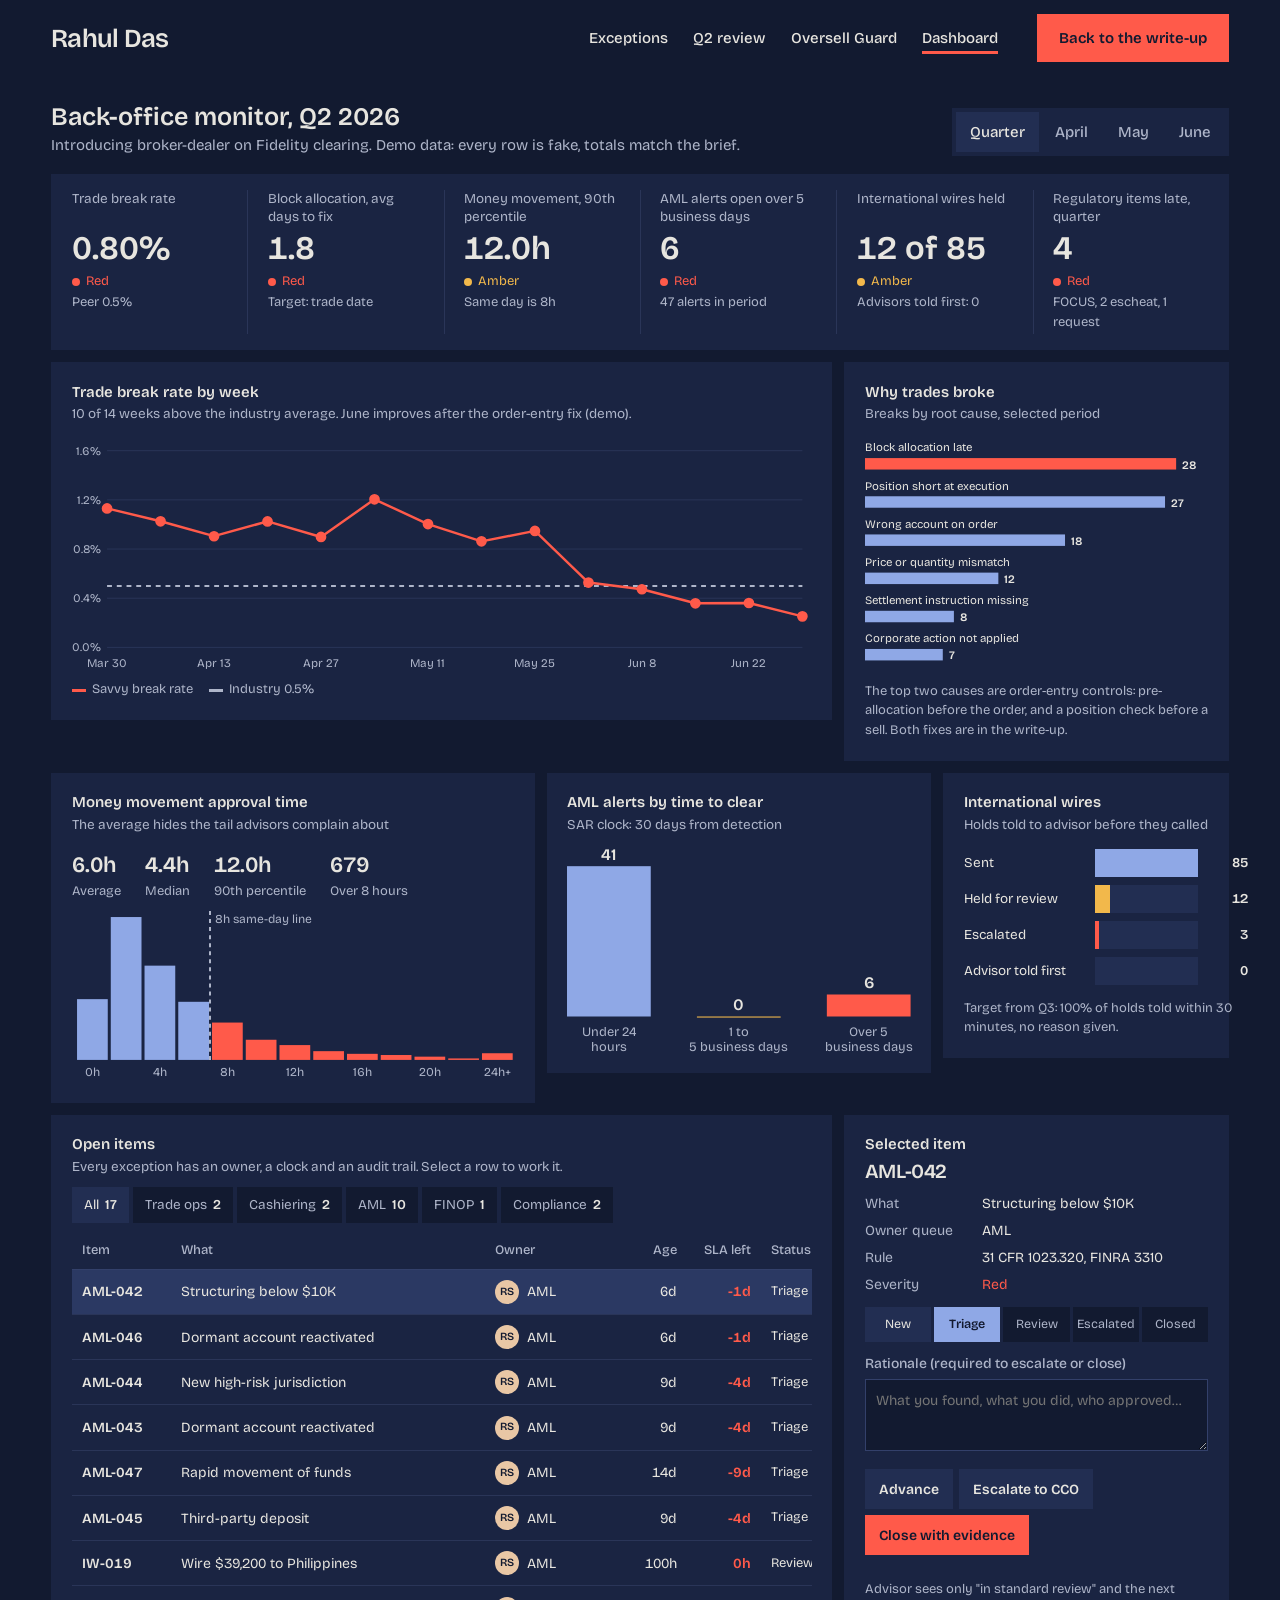
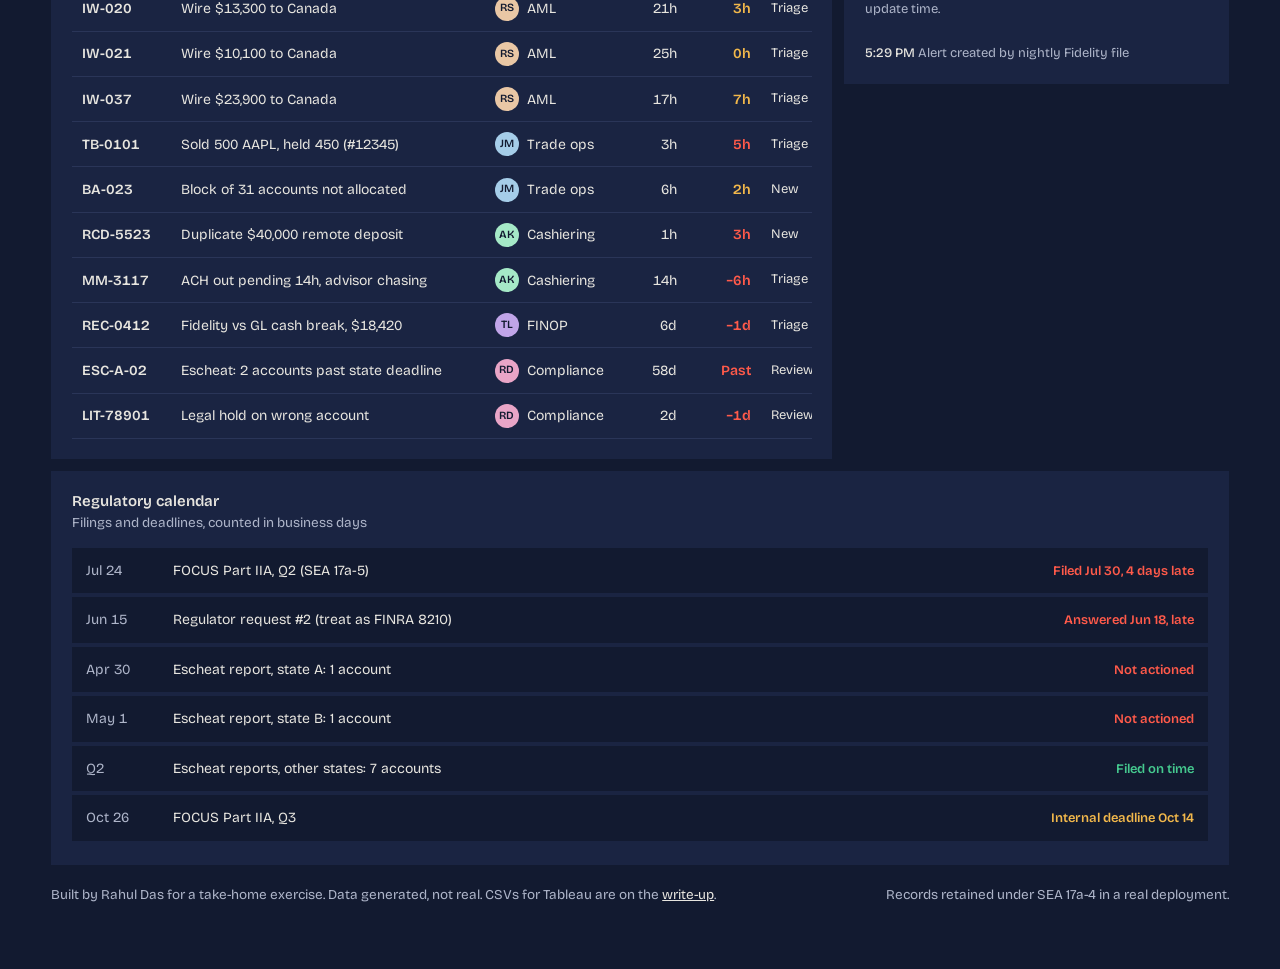
<file: dashboard.html>
<!DOCTYPE html>
<html lang="en">
<head>
<meta charset="UTF-8">
<meta name="viewport" content="width=device-width, initial-scale=1.0">
<title>Ops Monitor Demo · Rahul Das</title>
<meta name="description" content="A broker-dealer back-office monitoring dashboard for a take-home exercise: key risk indicators, charts and a working alert queue on fake Q2 2026 data.">
<meta name="author" content="Rahul Das">
<meta name="robots" content="noindex, follow">
<link rel="preconnect" href="https://fonts.googleapis.com">
<link rel="preconnect" href="https://fonts.gstatic.com" crossorigin>
<link href="https://fonts.googleapis.com/css2?family=Bricolage+Grotesque:opsz,wght@12..96,400;12..96,500;12..96,600&display=swap" rel="stylesheet">
<link rel="stylesheet" href="assets/site.css">
<style>
  :root { --line: #2a3558; --line-2: #33406a; --amber: #f2b84b; --pad: clamp(14px, 1.6vw, 22px); }
  body { font-size: 15px !important; }
  .app { width: min(1440px, 100% - 2 * var(--m)); margin: 0 auto; padding: 20px 0 64px; display: grid; gap: 12px; }
  .top { display: flex; flex-wrap: wrap; align-items: end; justify-content: space-between; gap: 16px; padding: 8px 0 6px; }
  .top h1 { font-size: clamp(1.35rem, 1.1rem + 0.6vw, 1.75rem) !important; margin: 0; }
  .top p { margin: 4px 0 0; color: var(--muted); }
  .seg { display: inline-flex; background: var(--surface); padding: 4px; gap: 2px; }
  .seg button { font: inherit; font-weight: 500; border: 0; background: none; color: var(--muted); padding: 0 14px; min-height: 40px; cursor: pointer; transition: background-color var(--t-hover) var(--ease-out), color var(--t-hover) var(--ease-out); }
  .seg button:hover { color: var(--ink-hi); }
  .seg button[aria-pressed="true"] { background: var(--surface-2); color: var(--ink-hi); }
  .p { background: var(--surface); padding: var(--pad); min-width: 0; }
  .p h2 { font-size: 15px !important; font-weight: 600 !important; letter-spacing: 0 !important; line-height: 1.3 !important; margin: 0 0 2px; }
  .p .sub { color: var(--muted); margin: 0 0 14px; font-size: 13.5px; }

  /* KRI strip: type, not tiles */
  .kris { display: grid; grid-template-columns: repeat(6, minmax(0, 1fr)); gap: 0; background: var(--surface); }
  .kri { padding: 16px var(--pad) 18px; position: relative; }
  .kri + .kri::before { content: ""; position: absolute; left: 0; top: 16px; bottom: 16px; width: 1px; background: var(--line); }
  .kri .l { color: var(--muted); font-size: 13.5px; line-height: 1.3; min-height: 2.6em; }
  .kri .v { font-size: clamp(1.7rem, 1.1rem + 1.2vw, 2.4rem); font-weight: 600; letter-spacing: -0.04em; line-height: 1.05; font-variant-numeric: tabular-nums; margin-top: 6px; }
  .kri .t { font-size: 13px; margin-top: 6px; display: flex; flex-wrap: wrap; gap: 2px 6px; align-items: center; color: var(--muted); }
  .dot { width: 8px; height: 8px; border-radius: 50%; flex: none; }
  .s-red { color: var(--accent); } .s-amber { color: var(--amber); } .s-green { color: var(--bid); }
  .bg-red { background: var(--accent); } .bg-amber { background: var(--amber); } .bg-green { background: var(--bid); }

  .grid { display: grid; grid-template-columns: repeat(12, minmax(0, 1fr)); gap: 12px; align-items: start; }
  .c8 { grid-column: span 8; } .c4 { grid-column: span 4; } .c6 { grid-column: span 6; } .c5 { grid-column: span 5; } .c7 { grid-column: span 7; } .c3 { grid-column: span 3; } .c12 { grid-column: span 12; }
  svg.ch { width: 100%; height: auto; display: block; overflow: visible; }
  svg.ch text { font-family: var(--font); font-size: 12px; fill: var(--muted); }
  .legend { display: flex; gap: 16px; flex-wrap: wrap; color: var(--muted); font-size: 13px; margin-top: 8px; }
  .legend i { display: inline-block; width: 14px; height: 3px; vertical-align: middle; margin-right: 6px; }
  .stat { display: flex; gap: 24px; flex-wrap: wrap; margin-bottom: 10px; }
  .stat div { font-size: 13px; color: var(--muted); }
  .stat b { display: block; font-size: 22px; color: var(--ink-hi); font-weight: 600; letter-spacing: -0.03em; font-variant-numeric: tabular-nums; }

  .funnel { display: grid; gap: 8px; }
  .funnel .fr { display: grid; grid-template-columns: 9em 1fr 3em; gap: 10px; align-items: center; font-size: 13.5px; }
  .funnel .bar { height: 26px; background: var(--surface-2); position: relative; }
  .funnel .bar span { position: absolute; inset: 0 auto 0 0; background: var(--blue); }
  .funnel .n { text-align: right; font-weight: 600; font-variant-numeric: tabular-nums; }

  .cal { list-style: none; margin: 0; padding: 0; }
  .cal li { display: grid; grid-template-columns: 5.5em 1fr auto; gap: 10px; padding: 12px 14px; background: var(--bg); margin-bottom: 4px; align-items: baseline; font-size: 14px; }

  .cal .d { color: var(--muted); font-variant-numeric: tabular-nums; }
  .cal .s { font-weight: 600; font-size: 13px; }

  /* queue */
  .qhead { display: flex; flex-wrap: wrap; gap: 10px; justify-content: space-between; align-items: end; margin-bottom: 10px; }
  .chips { display: flex; flex-wrap: wrap; gap: 4px; }
  .chips button { font: inherit; font-size: 13.5px; border: 0; background: var(--bg); color: var(--muted); padding: 0 12px; min-height: 36px; cursor: pointer; transition: background-color var(--t-hover) var(--ease-out), color var(--t-hover) var(--ease-out); }
  .chips button:hover { color: var(--ink-hi); }
  .chips button[aria-pressed="true"] { background: var(--surface-2); color: var(--ink-hi); }
  .chips b { font-weight: 600; margin-left: 6px; color: var(--ink-hi); }
  .qwrap { overflow-x: auto; }
  table.qt { width: 100%; min-width: 760px; border-collapse: collapse; font-size: 14px !important; }
  .qt th { text-align: left; font-weight: 500 !important; color: var(--muted) !important; font-size: 13px !important; padding: 8px 10px; border-bottom: 1px solid var(--line-2) !important; }
  .qt td { padding: 10px; border-bottom: 1px solid var(--line) !important; color: var(--ink-hi) !important; vertical-align: middle; }
  .qt td.n, .qt th.n { text-align: right; font-variant-numeric: tabular-nums; }
  .qt tbody tr { cursor: pointer; transition: background-color var(--t-hover) var(--ease-out); }
  .qt tbody tr:hover { background: var(--surface-2); }
  .qt tbody tr[aria-selected="true"] { background: #2b3963; }
  .qt tbody tr:focus-visible { outline-offset: -3px; }
  .who { display: inline-flex; align-items: center; gap: 8px; }
  .av { width: 24px; height: 24px; border-radius: 50%; display: grid; place-items: center; font-size: 11px; font-weight: 600; color: var(--bg); }
  .sla { font-weight: 600; font-variant-numeric: tabular-nums; }
  .st { font-size: 13px; }

  .detail { display: grid; gap: 12px; align-content: start; position: sticky; top: 92px; }
  .detail h3 { font-size: 20px !important; margin: 0; letter-spacing: -0.02em !important; }
  .kv { display: grid; grid-template-columns: 7.5em 1fr; gap: 6px 12px; font-size: 14px; margin: 0; }
  .kv dt { color: var(--muted); }
  .kv dd { margin: 0; }
  .steps { display: grid; grid-template-columns: repeat(5, 1fr); gap: 3px; }
  .steps span { font-size: 12.5px; text-align: center; padding: 8px 2px; background: var(--bg); color: var(--muted); }
  .steps span.done { background: var(--surface-2); color: var(--ink-hi); }
  .steps span.now { background: var(--blue); color: var(--bg); font-weight: 600; }
  .acts { display: flex; flex-wrap: wrap; gap: 6px; }
  .acts button { font: inherit; font-weight: 600; font-size: 14px; border: 0; min-height: 40px; padding: 0 14px; cursor: pointer; background: var(--surface-2); color: var(--ink-hi); transition: background-color var(--t-hover) var(--ease-out), transform var(--t-press) var(--ease-out); }
  .acts button:hover { background: #2d3b66; }
  .acts button:active { transform: scale(0.97); }
  .acts .go { background: var(--accent); color: var(--accent-ink); }
  .acts .go:hover { background: #ff7466; }
  .acts button:disabled { opacity: 0.4; cursor: not-allowed; }
  textarea { font: inherit; font-size: 14px; color: var(--ink-hi); background: var(--bg); border: 1px solid var(--line-2); padding: 10px; width: 100%; min-height: 72px; resize: vertical; }
  textarea:focus { outline: 2px solid var(--accent); outline-offset: 0; }
  .lbl { font-size: 13px; color: var(--muted); display: block; margin-bottom: 4px; }
  .log { list-style: none; margin: 0; padding: 0; font-size: 13px; color: var(--muted); display: grid; gap: 4px; max-height: 150px; overflow: auto; }
  .log b { color: var(--ink-hi); font-weight: 500; }
  .hint { font-size: 13px; color: var(--muted); }
  .foot { display: flex; flex-wrap: wrap; gap: 8px 24px; justify-content: space-between; color: var(--muted); font-size: 13.5px; padding-top: 8px; }
  .foot a { color: var(--ink-hi); }

  @media (max-width: 1180px) {
    .kris { grid-template-columns: repeat(3, minmax(0, 1fr)); }
    .kri:nth-child(4)::before { display: none; }
    .c8, .c4, .c6, .c5, .c7, .c3 { grid-column: span 12; }
  }
  @media (max-width: 620px) {
    .kris { grid-template-columns: repeat(2, minmax(0, 1fr)); }
    .kri:nth-child(odd)::before { display: none; }
    .kri:nth-child(4)::before { display: block; }
    .steps span { font-size: 11.5px; }
  }
</style>
</head>
<body>
<header class="bar">
  <a class="bar__mark" href="./index.html">Rahul Das</a>
  <nav class="bar__links" aria-label="This take-home">
    <a href="./index.html#exceptions">Exceptions</a>
    <a href="./index.html#review">Q2 review</a>
    <a href="./guard.html">Oversell Guard</a>
    <a href="./dashboard.html" aria-current="page">Dashboard</a>
  </nav>
  <a class="bar__action" href="./index.html">Back to the write-up</a>
</header>

<main class="app" id="main">
  <div class="top">
    <div>
      <h1>Back-office monitor, Q2 2026</h1>
      <p>Introducing broker-dealer on Fidelity clearing. Demo data: every row is fake, totals match the brief.</p>
    </div>
    <div class="seg" role="group" aria-label="Period">
      <button type="button" data-per="Q" aria-pressed="true">Quarter</button>
      <button type="button" data-per="2026-04" aria-pressed="false">April</button>
      <button type="button" data-per="2026-05" aria-pressed="false">May</button>
      <button type="button" data-per="2026-06" aria-pressed="false">June</button>
    </div>
  </div>

  <section class="kris" id="kris" aria-label="Key risk indicators"></section>

  <div class="grid">
    <section class="p c8" aria-labelledby="h-br">
      <h2 id="h-br">Trade break rate by week</h2>
      <p class="sub" id="sub-br"></p>
      <div id="ch-br"></div>
      <div class="legend"><span><i style="background:var(--accent)"></i>Savvy break rate</span><span><i style="background:var(--muted)"></i>Industry 0.5%</span></div>
    </section>
    <section class="p c4" aria-labelledby="h-cause">
      <h2 id="h-cause">Why trades broke</h2>
      <p class="sub">Breaks by root cause, selected period</p>
      <div id="ch-cause"></div>
      <p class="hint" style="margin:14px 0 0">The top two causes are order-entry controls: pre-allocation before the order, and a position check before a sell. Both fixes are in the write-up.</p>
    </section>

    <section class="p c5" aria-labelledby="h-mm">
      <h2 id="h-mm">Money movement approval time</h2>
      <p class="sub">The average hides the tail advisors complain about</p>
      <div class="stat" id="mm-stat"></div>
      <div id="ch-mm"></div>
    </section>
    <section class="p c4" aria-labelledby="h-aml">
      <h2 id="h-aml">AML alerts by time to clear</h2>
      <p class="sub">SAR clock: 30 days from detection</p>
      <div id="ch-aml"></div>
    </section>
    <section class="p c3" aria-labelledby="h-w">
      <h2 id="h-w">International wires</h2>
      <p class="sub">Holds told to advisor before they called</p>
      <div class="funnel" id="funnel"></div>
    </section>

    <section class="p c8" aria-labelledby="h-q">
      <div class="qhead">
        <div><h2 id="h-q">Open items</h2><p class="sub" style="margin:0">Every exception has an owner, a clock and an audit trail. Select a row to work it.</p></div>
        <div class="chips" role="group" aria-label="Queue" id="chips"></div>
      </div>
      <div class="qwrap">
        <table class="qt">
          <thead><tr><th>Item</th><th>What</th><th>Owner</th><th class="n">Age</th><th class="n">SLA left</th><th>Status</th></tr></thead>
          <tbody id="qbody"></tbody>
        </table>
      </div>
    </section>
    <section class="p c4 detail" aria-labelledby="d-title" id="detail"></section>

    <section class="p c12" aria-labelledby="h-cal">
      <h2 id="h-cal">Regulatory calendar</h2>
      <p class="sub">Filings and deadlines, counted in business days</p>
      <ul class="cal" id="cal"></ul>
    </section>
  </div>

  <div class="foot">
    <span>Built by Rahul Das for a take-home exercise. Data generated, not real. CSVs for Tableau are on the <a href="./index.html#tableau">write-up</a>.</span>
    <span>Records retained under SEA 17a-4 in a real deployment.</span>
  </div>
</main>

<script src="assets/savvy/data.js"></script>
<script>
(() => {
  const D = window.SAVVY;
  const css = (v) => getComputedStyle(document.documentElement).getPropertyValue(v).trim();
  const C = { red: css('--accent') || '#ff5a4a', blue: css('--blue') || '#8fa8e6', muted: css('--muted') || '#aeb5c9', line: '#2a3558', bg2: css('--surface-2') || '#222e52', green: css('--bid') || '#45c98f', amber: '#f2b84b' };
  let per = 'Q';
  const inP = (r) => per === 'Q' || r.month === per || (r.d && r.d.slice(0, 7) === per);
  const pctl = (a, p) => { if (!a.length) return 0; const s = [...a].sort((x, y) => x - y); return s[Math.min(s.length - 1, Math.floor(p * s.length))]; };
  const fmt = (n, d = 1) => Number(n).toFixed(d);
  const ns = 'http://www.w3.org/2000/svg';
  const svg = (w, h, inner, label) => `<svg class="ch" viewBox="0 0 ${w} ${h}" role="img" aria-label="${label}">${inner}</svg>`;

  // KRIs
  const status = (v, g, a) => (v <= g ? 'green' : v <= a ? 'amber' : 'red');
  const statusHi = (v, g, a) => (v >= g ? 'green' : v >= a ? 'amber' : 'red');
  function kris() {
    const days = D.daily.filter(inP), tr = days.reduce((s, r) => s + r.trades, 0), br = days.reduce((s, r) => s + r.breaks, 0);
    const rate = (100 * br) / tr;
    const al = D.alloc.filter(inP), alAvg = al.length ? al.reduce((s, r) => s + r.days_to_resolve, 0) / al.length : 0;
    const mm = D.mm.filter(inP).map((r) => r.h), p90 = pctl(mm, 0.9);
    const aml = D.aml.filter(inP), aged = aml.filter((r) => r.aging_bucket !== '<24h').length;
    const w = D.wires.filter(inP), held = w.filter((r) => r.held === 'Y').length;
    const items = [
      ['Trade break rate', fmt(rate, 2) + '%', 'Peer 0.5%', status(rate, 0.5, 0.7)],
      ['Block allocation, avg days to fix', fmt(alAvg), 'Target: trade date', status(alAvg, 0.5, 1)],
      ['Money movement, 90th percentile', fmt(p90) + 'h', 'Same day is 8h', status(p90, 8, 12)],
      ['AML alerts open over 5 business days', aged, aml.length + ' alerts in period', aged ? 'red' : 'green'],
      ['International wires held', held + ' of ' + w.length, 'Advisors told first: 0', held ? 'amber' : 'green'],
      ['Regulatory items late, quarter', '4', 'FOCUS, 2 escheat, 1 request', 'red'],
    ];
    document.getElementById('kris').innerHTML = items.map(([l, v, t, s]) => `<div class="kri"><div class="l">${l}</div><div class="v">${v}</div><div class="t"><span class="dot bg-${s}"></span><span class="s-${s}">${s === 'red' ? 'Red' : s === 'amber' ? 'Amber' : 'Green'}</span><span style="flex-basis:100%">${t}</span></div></div>`).join('');
  }

  // weekly break rate
  function weekly() {
    const wk = {};
    D.daily.forEach((r) => { const d = new Date(r.date + 'T12:00'); const m = new Date(d); m.setDate(d.getDate() - ((d.getDay() + 6) % 7)); const k = m.toISOString().slice(0, 10); (wk[k] ||= { t: 0, b: 0, months: new Set() }); wk[k].t += r.trades; wk[k].b += r.breaks; wk[k].months.add(r.month); });
    const ks = Object.keys(wk).sort(), pts = ks.map((k) => ({ k, r: (100 * wk[k].b) / wk[k].t, on: per === 'Q' || wk[k].months.has(per) }));
    const W = 760, H = 240, L = 36, R = 10, T = 12, B = 26, max = 1.6;
    const x = (i) => L + (i * (W - L - R)) / (pts.length - 1), y = (v) => T + (1 - v / max) * (H - T - B);
    let g = '';
    [0, 0.4, 0.8, 1.2, 1.6].forEach((v) => { g += `<line x1="${L}" x2="${W - R}" y1="${y(v)}" y2="${y(v)}" stroke="${C.line}"/><text x="${L - 6}" y="${y(v) + 4}" text-anchor="end">${v.toFixed(1)}%</text>`; });
    g += `<line x1="${L}" x2="${W - R}" y1="${y(0.5)}" y2="${y(0.5)}" stroke="${C.muted}" stroke-width="2" stroke-dasharray="5 5"/>`;
    const path = pts.map((p, i) => (i ? 'L' : 'M') + x(i).toFixed(1) + ' ' + y(p.r).toFixed(1)).join(' ');
    g += `<path d="${path}" fill="none" stroke="${C.red}" stroke-width="2.5" stroke-linejoin="round" opacity="${per === 'Q' ? 1 : 0.35}"/>`;
    pts.forEach((p, i) => { g += `<circle cx="${x(i)}" cy="${y(p.r)}" r="${p.on ? 4.5 : 3}" fill="${p.on ? C.red : C.bg2}" stroke="${C.red}" stroke-width="2"><title>Week of ${p.k}: ${p.r.toFixed(2)}%</title></circle>`; if (i % 2 === 0) g += `<text x="${x(i)}" y="${H - 6}" text-anchor="middle">${new Date(p.k + 'T12:00').toLocaleDateString('en-US', { month: 'short', day: 'numeric' })}</text>`; });
    document.getElementById('ch-br').innerHTML = svg(W, H, g, 'Weekly trade break rate against the 0.5% industry average');
    const above = pts.filter((p) => p.on && p.r > 0.5).length, n = pts.filter((p) => p.on).length;
    document.getElementById('sub-br').textContent = `${above} of ${n} weeks above the industry average. June improves after the order-entry fix (demo).`;
  }

  function causes() {
    const c = {}; D.breaks.filter(inP).forEach((r) => (c[r.cause] = (c[r.cause] || 0) + 1));
    const rows = Object.entries(c).sort((a, b) => b[1] - a[1]), max = Math.max(1, ...rows.map((r) => r[1]));
    const W = 360, rh = 40, H = rows.length * rh;
    let g = '';
    rows.forEach(([k, v], i) => { const y0 = i * rh; g += `<text x="0" y="${y0 + 13}" style="fill:var(--ink-hi)">${k}</text><rect x="0" y="${y0 + 20}" width="${((W - 34) * v) / max}" height="12" fill="${i === 0 ? C.red : C.blue}"/><text x="${((W - 34) * v) / max + 6}" y="${y0 + 31}" style="fill:var(--ink-hi);font-weight:600">${v}</text>`; });
    document.getElementById('ch-cause').innerHTML = rows.length ? svg(W, H, g, 'Trade breaks by cause') : '<p class="hint">No breaks in this period.</p>';
  }

  function mm() {
    const a = D.mm.filter(inP).map((r) => r.h), n = a.length;
    const mean = a.reduce((s, v) => s + v, 0) / (n || 1), p50 = pctl(a, 0.5), p90 = pctl(a, 0.9), late = a.filter((v) => v > 8).length;
    document.getElementById('mm-stat').innerHTML = `<div><b>${fmt(mean)}h</b>Average</div><div><b>${fmt(p50)}h</b>Median</div><div><b class="s-${status(p90, 8, 12)}">${fmt(p90)}h</b>90th percentile</div><div><b>${late.toLocaleString()}</b>Over 8 hours</div>`;
    const bins = new Array(13).fill(0); a.forEach((v) => bins[Math.min(12, Math.floor(v / 2))]++);
    const W = 440, H = 170, L = 4, B = 22, max = Math.max(...bins), bw = (W - L) / bins.length;
    let g = '';
    bins.forEach((v, i) => { const h = ((H - B - 6) * v) / max; g += `<rect x="${L + i * bw + 1}" y="${H - B - h}" width="${bw - 3}" height="${h}" fill="${i >= 4 ? C.red : C.blue}"><title>${i * 2}–${i * 2 + 2}h: ${v}</title></rect>`; if (i % 2 === 0) g += `<text x="${L + i * bw + bw / 2}" y="${H - 6}" text-anchor="middle">${i === 12 ? '24h+' : i * 2 + 'h'}</text>`; });
    g += `<line x1="${L + 4 * bw - 1}" x2="${L + 4 * bw - 1}" y1="0" y2="${H - B}" stroke="${C.muted}" stroke-width="2" stroke-dasharray="4 4"/><text x="${L + 4 * bw + 4}" y="12">8h same-day line</text>`;
    document.getElementById('ch-mm').innerHTML = svg(W, H, g, 'Histogram of money movement approval hours');
  }

  function aml() {
    const a = D.aml.filter(inP);
    const b = [['Under 24 hours', a.filter((r) => r.aging_bucket === '<24h').length, C.blue], ['1 to 5 business days', 0, C.amber], ['Over 5 business days', a.filter((r) => r.aging_bucket !== '<24h').length, C.red]];
    const W = 320, H = 190, max = Math.max(1, ...b.map((x) => x[1])), bw = 78, gap = (W - 3 * bw) / 2;
    let g = '';
    b.forEach(([k, v, c], i) => { const h = ((H - 50) * v) / max, x0 = i * (bw + gap); g += `<rect x="${x0}" y="${H - 34 - h}" width="${bw}" height="${Math.max(h, 1)}" fill="${c}"/><text x="${x0 + bw / 2}" y="${H - 40 - h}" text-anchor="middle" style="fill:var(--ink-hi);font-weight:600;font-size:15px">${v}</text><text x="${x0 + bw / 2}" y="${H - 16}" text-anchor="middle">${k.split(' ').slice(0, 2).join(' ')}</text><text x="${x0 + bw / 2}" y="${H - 2}" text-anchor="middle">${k.split(' ').slice(2).join(' ')}</text>`; });
    document.getElementById('ch-aml').innerHTML = svg(W, H, g, 'AML alerts by time to clear');
  }

  function funnel() {
    const w = D.wires.filter(inP), h = w.filter((r) => r.held === 'Y').length, e = w.filter((r) => r.escalated_to_compliance === 'Y').length, max = Math.max(1, w.length);
    const rows = [['Sent', w.length, C.blue], ['Held for review', h, C.amber], ['Escalated', e, C.red], ['Advisor told first', 0, C.green]];
    document.getElementById('funnel').innerHTML = rows.map(([k, v, c]) => `<div class="fr"><span>${k}</span><div class="bar"><span style="width:${(100 * v) / max}%;background:${c}"></span></div><span class="n">${v}</span></div>`).join('') + '<p class="hint" style="margin:6px 0 0">Target from Q3: 100% of holds told within 30 minutes, no reason given.</p>';
  }

  // calendar
  const cal = [
    ['Jul 24', 'FOCUS Part IIA, Q2 (SEA 17a-5)', 'Filed Jul 30, 4 days late', 'red'],
    ['Jun 15', 'Regulator request #2 (treat as FINRA 8210)', 'Answered Jun 18, late', 'red'],
    ['Apr 30', 'Escheat report, state A: 1 account', 'Not actioned', 'red'],
    ['May 1', 'Escheat report, state B: 1 account', 'Not actioned', 'red'],
    ['Q2', 'Escheat reports, other states: 7 accounts', 'Filed on time', 'green'],
    ['Oct 26', 'FOCUS Part IIA, Q3', 'Internal deadline Oct 14', 'amber'],
  ];
  document.getElementById('cal').innerHTML = cal.map(([d, t, s, c]) => `<li><span class="d">${d}</span><span>${t}</span><span class="s s-${c}">${s}</span></li>`).join('');

  // queue
  const PEOPLE = { 'Trade ops': ['JM', 205], Cashiering: ['AK', 150], AML: ['RS', 30], FINOP: ['TL', 265], Compliance: ['RD', 330] };
  const agedAml = D.aml.filter((r) => r.aging_bucket !== '<24h');
  const heldW = D.wires.filter((r) => r.held === 'Y').slice(0, 4);
  let Q = [
    ...agedAml.map((r, i) => ({ id: r.alert_id, what: r.scenario, q: 'AML', age: r.business_days_open + 'd', sla: -(r.business_days_open - 5) + 'd', st: 1, sev: 'red', rule: '31 CFR 1023.320, FINRA 3310' })),
    ...heldW.map((r) => ({ id: r.wire_id, what: `Wire $${Number(r.amount_usd).toLocaleString()} to ${r.jurisdiction}`, q: 'AML', age: Math.round(r.hold_hours) + 'h', sla: Math.max(0, 24 - Math.round(r.hold_hours)) + 'h', st: r.escalated_to_compliance === 'Y' ? 2 : 1, sev: r.escalated_to_compliance === 'Y' ? 'red' : 'amber', rule: '31 CFR 1010.410(f), OFAC' })),
    { id: 'TB-0101', what: 'Sold 500 AAPL, held 450 (#12345)', q: 'Trade ops', age: '3h', sla: '5h', st: 1, sev: 'red', rule: 'Reg SHO 200(g), 204' },
    { id: 'BA-023', what: 'Block of 31 accounts not allocated', q: 'Trade ops', age: '6h', sla: '2h', st: 0, sev: 'amber', rule: 'FINRA 4515, allocation policy' },
    { id: 'RCD-5523', what: 'Duplicate $40,000 remote deposit', q: 'Cashiering', age: '1h', sla: '3h', st: 0, sev: 'red', rule: 'SEA 17a-3, Reg CC 229.34(f)' },
    { id: 'MM-3117', what: 'ACH out pending 14h, advisor chasing', q: 'Cashiering', age: '14h', sla: '−6h', st: 1, sev: 'amber', rule: 'Internal SLA' },
    { id: 'REC-0412', what: 'Fidelity vs GL cash break, $18,420', q: 'FINOP', age: '6d', sla: '−1d', st: 1, sev: 'red', rule: 'SEA 17a-11(d) test' },
    { id: 'ESC-A-02', what: 'Escheat: 2 accounts past state deadline', q: 'Compliance', age: '58d', sla: 'Past', st: 2, sev: 'red', rule: 'State UPA, SEA 17Ad-17' },
    { id: 'LIT-78901', what: 'Legal hold on wrong account', q: 'Compliance', age: '2d', sla: '−1d', st: 2, sev: 'red', rule: 'FINRA 3110, 4530(b)' },
  ];
  const STEPS = ['New', 'Triage', 'Review', 'Escalated', 'Closed'];
  let filt = 'All', sel = Q[0].id, log = {};
  const stamp = () => new Date().toLocaleTimeString('en-US', { hour: 'numeric', minute: '2-digit' });

  function chips() {
    const qs = ['All', ...Object.keys(PEOPLE)];
    document.getElementById('chips').innerHTML = qs.map((k) => `<button type="button" data-q="${k}" aria-pressed="${k === filt}">${k}<b>${Q.filter((r) => (k === 'All' || r.q === k) && r.st < 4).length}</b></button>`).join('');
    document.querySelectorAll('[data-q]').forEach((b) => b.addEventListener('click', () => { filt = b.dataset.q; render(); }));
  }
  function render() {
    chips();
    const rows = Q.filter((r) => filt === 'All' || r.q === filt);
    document.getElementById('qbody').innerHTML = rows.map((r) => { const [ini, hue] = PEOPLE[r.q]; const late = /^[−-]|Past/.test(r.sla); return `<tr tabindex="0" data-id="${r.id}" aria-selected="${r.id === sel}"><td><b style="font-weight:600">${r.id}</b></td><td>${r.what}</td><td><span class="who"><span class="av" style="background:hsl(${hue} 60% 78%)">${ini}</span>${r.q}</span></td><td class="n">${r.age}</td><td class="n"><span class="sla ${r.st === 4 ? '' : late ? 's-red' : 's-' + r.sev}">${r.st === 4 ? '–' : r.sla}</span></td><td class="st">${STEPS[r.st]}</td></tr>`; }).join('');
    document.querySelectorAll('#qbody tr').forEach((tr) => { const go = () => { sel = tr.dataset.id; render(); }; tr.addEventListener('click', go); tr.addEventListener('keydown', (e) => { if (e.key === 'Enter' || e.key === ' ') { e.preventDefault(); go(); setTimeout(() => document.querySelector(`#qbody tr[data-id="${sel}"]`)?.focus(), 0); } }); });
    detail();
  }
  function detail() {
    const r = Q.find((x) => x.id === sel); if (!r) return;
    const L = (log[r.id] ||= [[stamp(), 'Alert created by nightly Fidelity file']]);
    document.getElementById('detail').innerHTML = `
      <div><h2 style="margin:0 0 6px">Selected item</h2><h3 id="d-title">${r.id}</h3></div>
      <dl class="kv"><dt>What</dt><dd>${r.what}</dd><dt>Owner queue</dt><dd>${r.q}</dd><dt>Rule</dt><dd>${r.rule}</dd><dt>Severity</dt><dd class="s-${r.sev}">${r.sev === 'red' ? 'Red' : 'Amber'}</dd></dl>
      <div class="steps" aria-label="Workflow stage">${STEPS.map((s, i) => `<span class="${i < r.st ? 'done' : i === r.st ? 'now' : ''}">${s}</span>`).join('')}</div>
      <div><label class="lbl" for="why">Rationale (required to escalate or close)</label><textarea id="why" placeholder="What you found, what you did, who approved…"></textarea></div>
      <div class="acts">
        <button type="button" id="adv" ${r.st >= 2 ? 'disabled' : ''}>Advance</button>
        <button type="button" id="esc" ${r.st >= 3 ? 'disabled' : ''}>Escalate to CCO</button>
        <button type="button" class="go" id="cls" ${r.st >= 4 ? 'disabled' : ''}>Close with evidence</button>
      </div>
      <p class="hint" id="dmsg" aria-live="polite">${r.q === 'AML' ? 'Advisor sees only "in standard review" and the next update time.' : 'Every step is time-stamped for the audit trail.'}</p>
      <ul class="log" aria-label="Audit trail">${L.map(([t, m]) => `<li><b>${t}</b> ${m}</li>`).join('')}</ul>`;
    const why = document.getElementById('why'), msg = document.getElementById('dmsg');
    const need = () => { if (why.value.trim().length < 12) { msg.textContent = 'Write a rationale first. An escalation or close without one fails an exam.'; msg.className = 'hint s-red'; why.focus(); return false; } return true; };
    document.getElementById('adv').onclick = () => { r.st++; L.unshift([stamp(), 'Moved to ' + STEPS[r.st]]); render(); };
    document.getElementById('esc').onclick = () => { if (!need()) return; r.st = 3; L.unshift([stamp(), 'Escalated to CCO: ' + why.value.trim()]); render(); };
    document.getElementById('cls').onclick = () => { if (!need()) return; r.st = 4; L.unshift([stamp(), 'Closed: ' + why.value.trim()]); render(); };
  }

  function all() { kris(); weekly(); causes(); mm(); aml(); funnel(); }
  document.querySelectorAll('[data-per]').forEach((b) => b.addEventListener('click', () => { per = b.dataset.per; document.querySelectorAll('[data-per]').forEach((x) => x.setAttribute('aria-pressed', x === b)); all(); }));
  all(); render();
})();
</script>
<script type="module" src="assets/motion/main.js"></script>
</body>
</html>
</file>
<file: assets/site.css>
/* Shared theme for the tool and study pages: the index's navy desk, memo paper and alert red.
   Loaded after each page's own <style>, so it remaps the old tokens and restyles the old components. */

html:root, html[data-theme] {
  --bg: #121a30;
  --surface: #1a2442;
  --surface-2: #222e52;
  --ink-hi: #e7e5df;
  --muted: #aeb5c9;
  --paper: #e7e5df;
  --paper-2: #d6d3cb;
  --paper-3: #c9c5bb;
  --paper-ink: #121a30;
  --paper-muted: #4a5169;
  --accent: #ff5a4a;
  --accent-deep: #9e2519;
  --accent-ink: #121a30;
  --bid: #45c98f;
  --bid-deep: #145c3d;
  --blue: #8fa8e6;

  --font: 'Bricolage Grotesque', system-ui, sans-serif;
  --code: ui-monospace, 'SF Mono', Menlo, Consolas, monospace;
  --step-small: clamp(0.8125rem, 0.79rem + 0.1vw, 0.875rem);
  --step-body: clamp(1.0625rem, 1rem + 0.25vw, 1.1875rem);
  --step-lead: clamp(1.25rem, 1.1rem + 0.7vw, 1.625rem);
  --step-head: clamp(2rem, 1.3rem + 3.2vw, 4rem);
  --step-display: clamp(2.75rem, 1rem + 6.4vw, 7rem);

  --m: clamp(16px, 4vw, 56px);
  --max: 1320px;
  --sheet: 1240px;

  --ease-out: cubic-bezier(0.22, 1, 0.36, 1);
  --ease-expo: cubic-bezier(0.16, 1, 0.3, 1);
  --ease-soft: cubic-bezier(0.33, 1, 0.68, 1);
  --t-press: 140ms;
  --t-hover: 180ms;
  --t-ui: 240ms;
  --t-reveal: 800ms;

  /* the old template's names, pointed at the desk */
  --cream: var(--bg);
  --cream-dark: var(--surface);
  --white: var(--bg);
  --navy: var(--ink-hi);
  --navy-mid: #ffffff;
  --navy-light: var(--blue);
  --ink: var(--ink-hi);
  --ink-mid: #d5d8e2;
  --ink-light: var(--muted);
  --rule: var(--surface-2);
  --gold: var(--accent);
  --gold-light: #ff8a7e;
  --serif-display: var(--font);
  --serif-body: var(--font);
  --mono: var(--font);
  --pos: var(--bid);
  --neg: var(--accent);
  color-scheme: dark;
}

/* paper: the sheets laid on the desk carry navy ink */
.paper,
.notes-wrap, .guide-wrap, .page-body, .scenario-wrap,
.pillars, .sql-section, .setup-section, .chart-box {
  --cream: var(--paper);
  --cream-dark: var(--paper-2);
  --white: var(--paper);
  --navy: var(--paper-ink);
  --navy-mid: #24305a;
  --navy-light: #2f4a8a;
  --ink: var(--paper-ink);
  --ink-mid: #2a3350;
  --ink-light: var(--paper-muted);
  --rule: var(--paper-3);
  --gold: var(--accent-deep);
  --gold-light: var(--accent-deep);
  --pos: var(--bid-deep);
  --neg: var(--accent-deep);
  background: var(--paper);
  color: var(--paper-ink);
  color-scheme: light;
}

/* ---------- base ---------- */
html { scroll-behavior: smooth; scroll-padding-top: 88px; }
@media (prefers-reduced-motion: reduce) { html { scroll-behavior: auto; } }
body {
  margin: 0;
  background: var(--bg) !important; color: var(--ink-hi) !important;
  font-family: var(--font) !important; font-size: var(--step-body); font-weight: 400 !important; line-height: 1.5;
  font-optical-sizing: auto; -webkit-font-smoothing: antialiased; overflow-x: clip;
}
::selection { background: var(--accent); color: var(--accent-ink); }
:focus-visible { outline: 3px solid var(--accent) !important; outline-offset: 3px; }
img { max-width: 100%; height: auto; }
.sr-only { position: absolute; width: 1px; height: 1px; padding: 0; margin: -1px; overflow: hidden; clip: rect(0 0 0 0); white-space: nowrap; border: 0; }

/* one voice: no tracked capitals, no costume monospace, no hairlines */
body *:not(svg):not(svg *) { text-transform: none !important; letter-spacing: normal !important; }
body *:not(table):not(table *):not(input):not(textarea):not(select):not(svg *) { border-color: transparent !important; box-shadow: none !important; }
body * { backdrop-filter: none !important; -webkit-backdrop-filter: none !important; }
em, i { font-style: normal; }
strong, b { font-weight: 600; }
.num, td, .kpi-val, .ctrl-val, .formula-txt, .formula { font-variant-numeric: tabular-nums lining-nums; }

/* real code keeps a code face */
pre, code, kbd, .term-window, .term-body, .term-line, .code-block, .sql-body, .sql-body-inner, .setup-cmd, .tool-output, .tool-textarea {
  --mono: var(--code);
}
pre, code, kbd, .term-body, .term-line, .code-block, .sql-body-inner, .setup-cmd { font-family: var(--code) !important; }

/* headings everywhere: one weight, tight */
h1, h2, h3, h4,
.section-label, .content-title, .terminal-section-head, .pillars-head, .ps-head, .sql-head, .arch-head, .setup-head,
.s-heading, .level-card-title, .quiz-intro h2 {
  font-family: var(--font) !important; font-weight: 600 !important; letter-spacing: -0.03em !important;
  line-height: 1.02 !important; font-style: normal !important;
}
.section-label, .content-title, .terminal-section-head, .pillars-head, .ps-head, .sql-head, .arch-head, .setup-head, .s-heading {
  font-size: var(--step-head) !important; color: var(--navy) !important; margin-bottom: 0.4em !important;
  padding-top: 0 !important;
}
.section-sub, .content-body, .terminal-section-sub, .pillars-sub, .ps-sub, .sql-sub, .arch-sub, .setup-sub, .body-text, .quiz-intro, .page-sub {
  font-size: var(--step-body) !important; font-weight: 400 !important; color: var(--ink-mid) !important; line-height: 1.55 !important;
}
.section-sub { font-size: var(--step-lead) !important; color: var(--ink-light) !important; margin-bottom: 1.6em !important; }

/* small print: readable, sentence case */
[class*="lbl"], [class*="-label"], [class*="eyebrow"], [class*="badge"], .page-tag,
.ctrl-heading, .ctrl-name, .tbl-note, .ref-txt, .term-title, .q-num, .setup-note, .stem-note, .jd-label,
.level-card-years, .order-desc, .tip-num {
  font-family: var(--font) !important; font-size: var(--step-small) !important; font-weight: 500 !important;
}
.ref-txt { font-size: var(--step-body) !important; font-weight: 400 !important; color: var(--muted) !important; max-width: 68ch; line-height: 1.6 !important; }
.ref-txt em { color: var(--ink-hi) !important; }
.q-num, .tip-num, .step-num, .stem-number { display: none !important; }

/* ---------- top bar ---------- */
.bar {
  position: sticky; top: 0; z-index: 60;
  display: flex; align-items: center; gap: clamp(16px, 3vw, 40px);
  padding: 14px var(--m); background: var(--bg);
}
.bar__mark { font-size: var(--step-lead); font-weight: 600; letter-spacing: -0.03em !important; text-decoration: none; color: var(--ink-hi); margin-right: auto; }
.bar__links { display: flex; gap: clamp(14px, 2vw, 28px); }
.bar__links a { position: relative; color: var(--ink-hi); text-decoration: none; font-weight: 500; padding: 8px 0; }
.bar__links a::after { content: ""; position: absolute; left: 0; right: 0; bottom: 3px; height: 3px; background: var(--accent); transform: scaleX(0); transform-origin: 0 50%; transition: transform var(--t-ui) var(--ease-out); }
.bar__links a:hover::after, .bar__links a:focus-visible::after, .bar__links a[aria-current="page"]::after { transform: scaleX(1); }
.bar__action, .btn {
  display: inline-flex; align-items: center; justify-content: center; min-height: 48px; padding: 0 22px;
  background: var(--accent); color: var(--accent-ink) !important; font-weight: 600; text-decoration: none; border: 0; cursor: pointer;
  transition: background-color var(--t-hover) var(--ease-out), transform var(--t-press) var(--ease-out);
}
.bar__action:hover, .btn:hover { background: #ff7466; }
.bar__action:active, .btn:active { transform: scale(0.97); }
.bar .bar__links { position: static; inset: auto; height: auto; width: auto; padding: 0; margin: 0; background: none; border: 0; z-index: auto; transform: none; justify-content: flex-start; align-items: center; }
@media (max-width: 760px) { .bar .bar__links { display: none; } }
footer.back { background: none !important; text-align: left !important; border: 0 !important; }

/* ---------- the exhibit: a memo card over the trading floor ---------- */
.exhibit { position: relative; isolation: isolate; overflow: clip; display: grid; place-items: center; min-height: calc(86svh - 76px); padding: clamp(32px, 7vh, 96px) var(--m); }
.exhibit--short { min-height: 0; padding-block: clamp(32px, 6vh, 72px); }
.exhibit__room { position: absolute; inset: 0; z-index: -1; }
.exhibit__room img { width: 100%; height: 100%; object-fit: cover; filter: grayscale(1) brightness(0.42) contrast(1.1); transform: scale(1.06); }
.exhibit__card {
  width: min(var(--sheet), 100%); background: var(--paper); color: var(--paper-ink);
  padding: clamp(24px, 3.4vw, 52px); display: grid; gap: clamp(16px, 2.4vh, 28px);
}
.exhibit__title { font-size: var(--step-display) !important; letter-spacing: -0.045em !important; line-height: 0.9 !important; max-width: 14ch; color: var(--paper-ink); }
.exhibit--short .exhibit__title { max-width: none; font-size: clamp(2.5rem, 1rem + 5vw, 5.75rem) !important; }
.exhibit__sub { font-size: var(--step-lead); line-height: 1.3; letter-spacing: -0.01em !important; max-width: 46ch; }
.exhibit__fields { display: grid; grid-template-columns: auto 1fr; column-gap: 18px; row-gap: 6px; margin: 0; max-width: 72ch; }
.exhibit__fields dt { font-weight: 600; }
.exhibit__fields dd { margin: 0; color: var(--paper-ink); }

/* ---------- sheets ---------- */
.notes-wrap, .guide-wrap, .page-body, .scenario-wrap, .pillars, .sql-section, .setup-section {
  width: min(var(--sheet), 100% - 2 * var(--m)) !important; max-width: none !important;
  margin: clamp(56px, 8vw, 120px) auto 0 !important;
  padding: clamp(28px, 4.5vw, 72px) clamp(20px, 4.5vw, 72px) !important;
  -webkit-mask: radial-gradient(circle 7px at 50% 0, #0000 98%, #000) 0 0 / 18px 100% repeat-x;
          mask: radial-gradient(circle 7px at 50% 0, #0000 98%, #000) 0 0 / 18px 100% repeat-x;
}
.terminal-section, .patterns-section, .arch-section, .viz-wrap, .ref-wrap {
  width: min(var(--sheet), 100% - 2 * var(--m)) !important; margin: clamp(72px, 9vw, 140px) auto 0 !important; padding: 0 !important;
}
.ref-wrap { width: min(var(--sheet), 100% - 2 * var(--m)) !important; }
.ref-wrap .viz-links { margin-top: 20px !important; }

/* boxes become filled tone steps */
.formula-box, .kpi, .desc-box, .margin-box, .key-point, .callout, .alert-box, .reg-box, .level-card, .step-card,
.example-block, .tool-card, .pillar, .alert-card, .arch-node, .setup-step, .greek-card, .factor-item, .order-item,
.jd-pattern-item, .stem-chip, .flip-face, .diagram, .tool-pane, .os-panel, .sql-block {
  background: var(--cream-dark) !important; border-radius: 0 !important;
}
.key-point, .callout, .alert-box, .reg-box { padding: clamp(16px, 2vw, 24px) !important; }
.key-point { background: var(--paper-ink) !important; color: var(--paper) !important; --ink: var(--paper); --ink-mid: var(--paper); --navy: var(--paper); --ink-light: #c9cee0; --gold: var(--accent); }
.key-point * { color: inherit; }
.key-point [class*="lbl"] { color: var(--accent) !important; }
.alert-box { background: var(--accent) !important; color: var(--accent-ink) !important; --ink: var(--accent-ink); --ink-mid: var(--accent-ink); --navy: var(--accent-ink); --gold: var(--accent-ink); --ink-light: var(--accent-ink); }
.alert-box * { color: inherit !important; }

/* page tags as plain chips */
.page-tag { background: var(--surface); padding: 4px 10px; }

/* accordions */
.qa-block, .sql-block { margin-bottom: 8px !important; background: var(--cream-dark) !important; }
.qa-trigger, .sql-trigger { padding: 18px 20px !important; background: none; color: var(--navy) !important; font-family: var(--font) !important; transition: background-color var(--t-hover) var(--ease-out); }
.qa-trigger:hover, .sql-trigger:hover { background: var(--paper-3) !important; }
.q-text, .sql-trigger-name { font-family: var(--font) !important; font-size: var(--step-lead) !important; font-weight: 500 !important; line-height: 1.25 !important; letter-spacing: -0.01em !important; color: var(--paper-ink) !important; }
.q-chevron, .sql-chevron { color: var(--accent-deep) !important; stroke: var(--accent-deep); }
.qa-body-inner, .a-body { font-size: var(--step-body) !important; line-height: 1.6 !important; color: var(--paper-ink) !important; font-weight: 400 !important; }
.formula { font-family: var(--font) !important; background: var(--paper-ink) !important; color: var(--paper) !important; padding: 14px 18px !important; font-size: var(--step-body) !important; border: 0 !important; }

/* flip cards */
.flip-face { color: var(--paper-ink); }
.flip-back { background: var(--paper-ink) !important; color: var(--paper) !important; --ink: var(--paper); --navy: var(--paper); --ink-mid: var(--paper); --ink-light: #c9cee0; --gold: var(--accent); }
.flip-greek-symbol { font-size: var(--step-head) !important; font-weight: 600 !important; color: var(--accent-deep) !important; }

/* buttons of the old template */
.viz-link, .quiz-btn, .sg-btn, .tool-btn, .back-link, .nav-back, .nav-download {
  font-family: var(--font) !important; font-size: var(--step-body) !important; font-weight: 600 !important;
  background: var(--accent) !important; color: var(--accent-ink) !important; padding: 12px 22px !important; border-radius: 0 !important;
  text-decoration: none; transition: background-color var(--t-hover) var(--ease-out), transform var(--t-press) var(--ease-out);
}
.viz-link:hover, .quiz-btn:hover, .sg-btn:hover, .tool-btn:hover { background: #ff7466 !important; }
.viz-link:active, .quiz-btn:active, .sg-btn:active, .tool-btn:active { transform: scale(0.97); }
.viz-links { gap: 12px !important; }

/* tabs: chunky blocks, the active one in red */
.type-tabs, .os-tabs, .term-tabs, .tool-tabs { border: 0 !important; display: flex !important; flex-wrap: wrap; gap: 6px !important; width: auto !important; }
.type-tab, .os-tab, .term-tab, .tool-tab {
  font-family: var(--font) !important; font-size: var(--step-body) !important; font-weight: 600 !important;
  background: var(--surface) !important; color: var(--ink-hi) !important; padding: 14px 20px !important; border: 0 !important;
  cursor: pointer; transition: background-color var(--t-hover) var(--ease-out), transform var(--t-press) var(--ease-out);
}
.type-tab:hover, .os-tab:hover, .term-tab:hover, .tool-tab:hover { background: var(--surface-2) !important; }
.type-tab:active, .os-tab:active, .term-tab:active, .tool-tab:active { transform: scale(0.97); }
.type-tab.active, .os-tab.active, .term-tab.active, .tool-tab.active { background: var(--accent) !important; color: var(--accent-ink) !important; }

/* tables: real tables keep their lines */
table { font-family: var(--font) !important; font-size: var(--step-body) !important; border-collapse: collapse; }
th { font-weight: 600 !important; color: var(--navy) !important; font-size: var(--step-small) !important; border-bottom: 3px solid var(--navy) !important; }
td { color: var(--ink) !important; border-bottom: 1px solid var(--rule) !important; }
td.pos, .pos { color: var(--pos) !important; }
td.neg, .neg { color: var(--neg) !important; }
td.be { color: var(--gold) !important; font-weight: 600; }

/* ---------- the back of the card ---------- */
.back { padding: clamp(96px, 12vw, 180px) var(--m) 64px; }
.back__card { width: min(var(--sheet), 100%); margin-inline: auto; background: var(--paper); color: var(--paper-ink); padding: clamp(28px, 4vw, 56px); display: grid; gap: 28px;
  -webkit-mask: radial-gradient(circle 7px at 50% 0, #0000 98%, #000) 0 0 / 18px 100% repeat-x;
          mask: radial-gradient(circle 7px at 50% 0, #0000 98%, #000) 0 0 / 18px 100% repeat-x; }
.back__name { font-size: clamp(3.5rem, 1rem + 10vw, 10rem); font-weight: 600; letter-spacing: -0.05em !important; line-height: 0.85; margin: 0; }
.back__row { display: grid; grid-template-columns: 1fr auto; gap: 32px; align-items: end; }
.back__row p { margin: 0; max-width: 40ch; font-size: var(--step-lead); line-height: 1.3; }
.back__links { list-style: none; margin: 0; padding: 0; display: grid; gap: 6px; justify-items: start; }
.back__links a, .back__credit a { color: var(--paper-ink); text-decoration: underline; text-decoration-thickness: 2px; text-underline-offset: 5px; text-decoration-color: color-mix(in srgb, currentColor 35%, transparent); transition: text-decoration-color var(--t-hover) var(--ease-out); }
.back__links a:hover, .back__credit a:hover { text-decoration-color: var(--accent); }
.back__credit { margin: 0; font-size: var(--step-small); color: var(--paper-muted); }
@media (max-width: 760px) { .back__row { grid-template-columns: 1fr; } }

/* ---------- payoff visualizers ---------- */
.viz-grid { grid-template-columns: minmax(260px, 340px) 1fr !important; gap: clamp(24px, 3vw, 48px) !important; }
.controls { border: 0 !important; padding: 0 !important; }
.ctrl-heading { color: var(--muted) !important; margin-bottom: 18px !important; }
.ctrl-group { background: var(--surface); padding: 16px 18px 20px; margin-bottom: 6px !important; }
.ctrl-row { align-items: baseline !important; }
.ctrl-name { color: var(--muted) !important; }
.ctrl-val { font-family: var(--font) !important; font-size: var(--step-lead) !important; font-weight: 600 !important; color: var(--ink-hi) !important; }
input[type=range] { -webkit-appearance: none; appearance: none; width: 100%; height: 10px !important; background: var(--surface-2) !important; margin-top: 12px; cursor: pointer; border-radius: 0; }
input[type=range]::-webkit-slider-thumb { -webkit-appearance: none; width: 26px !important; height: 26px !important; border-radius: 0 !important; background: var(--accent) !important; border: 4px solid var(--bg); transition: transform var(--t-press) var(--ease-out); }
input[type=range]::-moz-range-thumb { width: 22px; height: 22px; border-radius: 0; background: var(--accent); border: 4px solid var(--bg); }
input[type=range]:active::-webkit-slider-thumb { transform: scale(1.18); }
input[type=range]::-moz-range-track { height: 10px; background: var(--surface-2); }

.formula-box, .margin-box, .desc-box { margin-top: 6px !important; padding: 18px !important; }
.formula-box { background: var(--paper) !important; color: var(--paper-ink) !important; }
.formula-lbl, .margin-lbl, .desc-lbl { color: var(--accent-deep) !important; margin-bottom: 8px !important; }
.formula-box .formula-lbl { color: var(--accent-deep) !important; }
.formula-txt { font-family: var(--font) !important; font-size: var(--step-body) !important; font-weight: 500 !important; color: var(--paper-ink) !important; line-height: 1.6 !important; }
.desc-txt, .margin-item { font-family: var(--font) !important; font-size: var(--step-body) !important; color: var(--ink-hi) !important; font-weight: 400 !important; }
.margin-item span { font-weight: 600; }
.desc-lbl, .margin-lbl { color: var(--accent) !important; }

.kpi-grid { gap: 6px !important; margin-top: 6px !important; }
.kpi { padding: 16px 18px !important; background: var(--surface) !important; display: flex; flex-direction: column-reverse; justify-content: flex-end; gap: 4px; }
.kpi-lbl { color: var(--muted) !important; }
.kpi-val { font-family: var(--font) !important; font-size: clamp(1.4rem, 1rem + 1.2vw, 2.1rem) !important; font-weight: 600 !important; letter-spacing: -0.03em !important; color: var(--ink-hi) !important; line-height: 1.05; }

.chart-panel { top: 88px !important; }
.chart-box {
  padding: clamp(18px, 2.4vw, 36px) !important; border: 0 !important;
  clip-path: polygon(0 0, 100% 0, 100% calc(50% - 14px), calc(100% - 14px) 50%, 100% calc(50% + 14px), 100% 100%, 0 100%, 0 calc(50% + 14px), 14px 50%, 0 calc(50% - 14px));
}
.chart-box svg { overflow: visible; touch-action: pan-y; cursor: crosshair; }
.chart-box svg:focus-visible { outline-offset: 6px; }

/* position card: a ticket stub over the chart */
.pos-info { display: grid; grid-template-columns: auto 1fr; background: var(--surface) !important; margin-bottom: 6px !important; }
.pos-info-top { grid-row: span 3; display: grid !important; align-content: center; gap: 10px; background: var(--accent) !important; padding: 18px 22px !important; }
.pos-info-name { font-family: var(--font) !important; font-size: var(--step-head) !important; font-weight: 600 !important; letter-spacing: -0.04em !important; color: var(--accent-ink) !important; line-height: 0.95; }
.pos-info-badge { justify-self: start; font-size: var(--step-small) !important; color: var(--accent-ink) !important; background: transparent !important; padding: 0 !important; }
.pos-info-right { font-family: var(--font) !important; font-size: var(--step-lead) !important; font-weight: 500 !important; color: var(--ink-hi) !important; padding: 16px 22px 6px !important; }
.pos-info-row { grid-column: 2; }
.pos-info-cell { padding: 6px 22px 12px !important; }
.pos-info-cell-lbl { color: var(--muted) !important; }
.pos-info-cell-val { font-family: var(--font) !important; font-size: var(--step-body) !important; font-weight: 500 !important; color: var(--ink-hi) !important; }

.readout { display: flex; flex-wrap: wrap; align-items: baseline; justify-content: space-between; gap: 6px 24px; margin-bottom: clamp(10px, 1.6vw, 20px); }
.readout__at { font-size: var(--step-lead); font-weight: 500; color: var(--paper-muted); }
.readout__at b { color: var(--paper-ink); }
.readout__val { font-size: clamp(2.6rem, 1rem + 4.6vw, 5.5rem); font-weight: 600; letter-spacing: -0.05em; line-height: 0.9; font-variant-numeric: tabular-nums lining-nums; transition: color var(--t-ui) var(--ease-out); }
.readout__val.is-up { color: var(--bid-deep); }
.readout__val.is-down { color: var(--accent-deep); }
.readout__val.is-flat { color: var(--paper-ink); }
.readout__hint { flex-basis: 100%; font-size: var(--step-small); color: var(--paper-muted); }

/* the chart's own marks */
.chart-box .cax { stroke: var(--paper-ink); stroke-width: 2.5; }
.chart-box .cgrid { stroke: var(--paper-3); stroke-width: 1; stroke-dasharray: none; }
.chart-box .czero { stroke: var(--paper-ink); stroke-width: 3; }
.chart-box .cpayoff { stroke: var(--paper-ink); stroke-width: 6; }
.chart-box .cpayoff2 { stroke: var(--paper-muted); stroke-width: 2.5; }
.chart-box .cs0line, .chart-box .cf0line { stroke: var(--paper-ink); stroke-width: 2; stroke-dasharray: 2 6; stroke-linecap: round; }
.chart-box .cbe { fill: var(--paper); stroke: var(--paper-ink); stroke-width: 4; r: 9px; }
.chart-box .cbe2 { fill: var(--paper-ink); }
.chart-box .cvol { stroke: var(--accent-deep); stroke-width: 5; }
.chart-box .cvol-eq { stroke: var(--paper-ink); stroke-width: 3; }
.chart-box .cvol-fx { stroke: #2f4a8a; stroke-width: 4; stroke-dasharray: 8 6; }
.chart-box svg text { font-family: var(--font) !important; }
.chart-box .clbl { font-size: 12px; font-weight: 500; fill: var(--paper-ink); }
.chart-box .ckelbl { font-size: 13px; font-weight: 600; fill: var(--paper-ink); }
.chart-box .caxtitle { font-size: 12px; font-weight: 500; fill: var(--paper-muted); }
.pz-fill-up { fill: var(--bid); }
.pz-fill-down { fill: var(--accent); }
.pz-word { font-size: 30px; font-weight: 600; letter-spacing: -0.03em; fill: var(--paper-ink); pointer-events: none; }
.pz-cross { stroke: var(--paper-ink); stroke-width: 2; }
.pz-dot { stroke: var(--paper-ink); stroke-width: 4; fill: var(--paper); transition: fill var(--t-hover) var(--ease-out); }
.pz-dot.is-up { fill: var(--bid); }
.pz-dot.is-down { fill: var(--accent); }
.pz-tag rect { fill: var(--paper-ink); }
.pz-tag text { fill: var(--paper); font-size: 13px; font-weight: 600; }

.scenario-wrap .s-heading { border: 0 !important; }

@media (max-width: 900px) {
  .viz-grid { grid-template-columns: 1fr !important; }
  .chart-panel { position: static !important; order: -1; }
  .pos-info { grid-template-columns: 1fr; }
  .pos-info-top { grid-row: auto; }
  .pos-info-row { grid-column: 1; }
  .chart-box { clip-path: none; }
  .type-tab, .os-tab, .tool-tab { flex: 1 1 auto; }
}

/* ---------- motion ---------- */
@media (prefers-reduced-motion: no-preference) {
  .js .exhibit__room img { animation: pz-drift 2400ms var(--ease-soft) both; }
  .js .exhibit__card { animation: pz-card 900ms var(--ease-expo) both; }
  .js .exhibit__card > * { opacity: 0; transform: translateY(18px); animation: pz-rise var(--t-reveal) var(--ease-expo) forwards; }
  .js .exhibit__card > :nth-child(2) { animation-delay: 90ms; }
  .js .exhibit__card > :nth-child(3) { animation-delay: 180ms; }
  @keyframes pz-drift { from { transform: scale(1.18); } to { transform: scale(1.06); } }
  @keyframes pz-card { from { opacity: 0; transform: translateY(40px) rotate(-1deg); } to { opacity: 1; transform: none; } }
  @keyframes pz-rise { to { opacity: 1; transform: none; } }
  .js [data-reveal] { opacity: 0; transform: translateY(24px); transition: opacity 700ms var(--ease-out), transform 900ms var(--ease-expo); transition-delay: calc(var(--i, 0) * 70ms); }
  .js [data-reveal].is-in { opacity: 1; transform: none; }
  .chart-box .cpayoff.pz-anim { animation: pz-draw 900ms var(--ease-expo) both; stroke-dasharray: 2400; }
  @keyframes pz-draw { from { stroke-dashoffset: 2400; } to { stroke-dashoffset: 0; } }
  .pz-fill-up.pz-anim, .pz-fill-down.pz-anim { animation: pz-fade 500ms var(--ease-out) both; }
  @keyframes pz-fade { from { opacity: 0; } }
}

/* section titles that the old template named "label" are headings */
.section-label, .step-label, .content-title { font-size: var(--step-head) !important; font-weight: 600 !important; letter-spacing: -0.035em !important; line-height: 1 !important; color: var(--navy) !important; }
.section-label { margin: clamp(56px, 7vw, 96px) 0 12px !important; }
.section-first .section-label, .section-label:first-child { margin-top: 0 !important; }
.step-label { font-size: var(--step-lead) !important; }
.flip-prompt { font-size: var(--step-small) !important; color: var(--paper-muted) !important; }

/* wide tables scroll inside their sheet instead of the page */
.scenario-wrap table, .salary-table, .theme-table, .scenario-table, .tbl { display: block; overflow-x: auto; -webkit-overflow-scrolling: touch; max-width: 100%; }
.scenario-wrap table td, .scenario-wrap table th { white-space: nowrap; }
@media (max-width: 600px) {
  .chart-box { padding: 14px !important; }
  .chart-box .clbl { font-size: 17px; }
  .chart-box .ckelbl { font-size: 18px; }
  .chart-box .caxtitle { font-size: 16px; }
  .pz-word { font-size: 36px; }
  .pz-tag text { font-size: 18px; }
}

/* running text the old template set too small */
.tip-body, .level-card li, .callout p, .key-point p, .alert-box p, .reg-box p, .order-desc, .factor-row, .gc-body, .flip-answer,
.step-desc, .example-bullet, .stem-text, .jd-in, .jd-out, .tool-empty, .theme-table td, .scenario-table, .salary-table,
.pillar-body, .setup-note, .sql-desc, .desc-txt {
  font-size: var(--step-body) !important; line-height: 1.55 !important;
}
.level-card li, .pillar-body, .gc-body, .flip-answer, .order-desc, .factor-row, .jd-in, .jd-out { font-size: var(--step-small) !important; line-height: 1.5 !important; }
.pillar-name, .order-name, .factor-name, .gc-name, .arch-node-name, .ac-pattern, .example-header, .stem-chip, .level-card-title, .callout-lbl, .key-point-lbl, .reg-lbl, .alert-lbl, .tool-label, .jd-label, .flip-answer-label, .quiz-score-label, .setup-step-lbl {
  font-size: var(--step-body) !important; font-weight: 600 !important; line-height: 1.2 !important;
}
.level-card-title { font-size: var(--step-lead) !important; }
.ac-row, .ac-sev, .ac-time, .arch-node-detail, .arch-legend-item, .sql-trigger-meta, .live-badge, .q-stem, .term-tab, .jd-arr { font-size: var(--step-small) !important; }
.term-body, .code-block, .setup-cmd, .diagram { font-size: 0.875rem !important; }
.flip-formula, .gc-formula { font-size: var(--step-body) !important; font-weight: 600 !important; }
.level-card-years { color: var(--accent-deep) !important; }

*, *::before, *::after { box-sizing: border-box; }
.dn, .down { color: var(--accent-deep) !important; font-weight: 600; }
.up { color: var(--bid-deep) !important; font-weight: 600; }
.gc-formula, .flip-formula { background: var(--paper-ink) !important; color: var(--paper) !important; padding: 10px 14px !important; }
.quiz-score-wrap { flex-direction: row-reverse; justify-content: flex-end !important; gap: 16px; align-items: baseline !important; }
.section-eyebrow, .pillar-icon, .flip-answer-label { display: none !important; }
.term-window, .terminal-section { --term-dim: #8b949e; }
.t-muted, .cmt { color: #8b949e !important; }
@media (max-width: 480px) {
  .exhibit__title { font-size: clamp(2.1rem, 9.4vw, 2.75rem) !important; }
  .section-label, .content-title, .terminal-section-head, .pillars-head, .ps-head, .sql-head, .arch-head, .setup-head, .s-heading { font-size: clamp(1.6rem, 7.4vw, 2rem) !important; }
}
@media (prefers-reduced-motion: no-preference) {
  .js .exhibit__card { animation-duration: 650ms; }
  .js .exhibit__card > * { animation-duration: 600ms; }
  .js .exhibit__card > :nth-child(2) { animation-delay: 60ms; }
  .js .exhibit__card > :nth-child(3) { animation-delay: 120ms; }
}

.back-link { display: none !important; }
@media (prefers-reduced-motion: no-preference) {
  @keyframes pz-card { from { transform: translateY(40px) rotate(-1deg); } to { transform: none; } }
  .js .exhibit__card > .exhibit__title { opacity: 1; transform: none; animation: none; }
}
@media (max-width: 480px) {
  .section-label, .content-title { font-size: clamp(1.5rem, 6.6vw, 1.85rem) !important; }
}
@media (max-width: 900px) { .type-tab { flex: 1 1 calc(50% - 6px) !important; min-width: 0 !important; } }

/* numbered cards lost their numbers above; give the text the whole card */
.step-card { grid-template-columns: minmax(0, 1fr) !important; }
.callout { font-size: var(--step-body) !important; line-height: 1.6 !important; }

/* ---------- motion layer: Lenis, Vanta, React Bits ---------- */
html.lenis, html.lenis body { height: auto; }
.lenis.lenis-smooth { scroll-behavior: auto !important; }
.lenis.lenis-smooth [data-lenis-prevent] { overscroll-behavior: contain; }
.lenis.lenis-stopped { overflow: clip; }
.vanta-layer { position: absolute; inset: 0; opacity: 0; transition: opacity 1200ms var(--ease-out); pointer-events: none; }
.vanta-layer.is-on { opacity: 1; }
.vanta-layer > canvas { width: 100% !important; height: 100% !important; }
.rb-split { display: inline; }
.rb-split > .split-parent { display: block !important; }
.magnet-host, .magnet__slot { display: contents; }
.das-terminal { width: 100%; }
</file>
